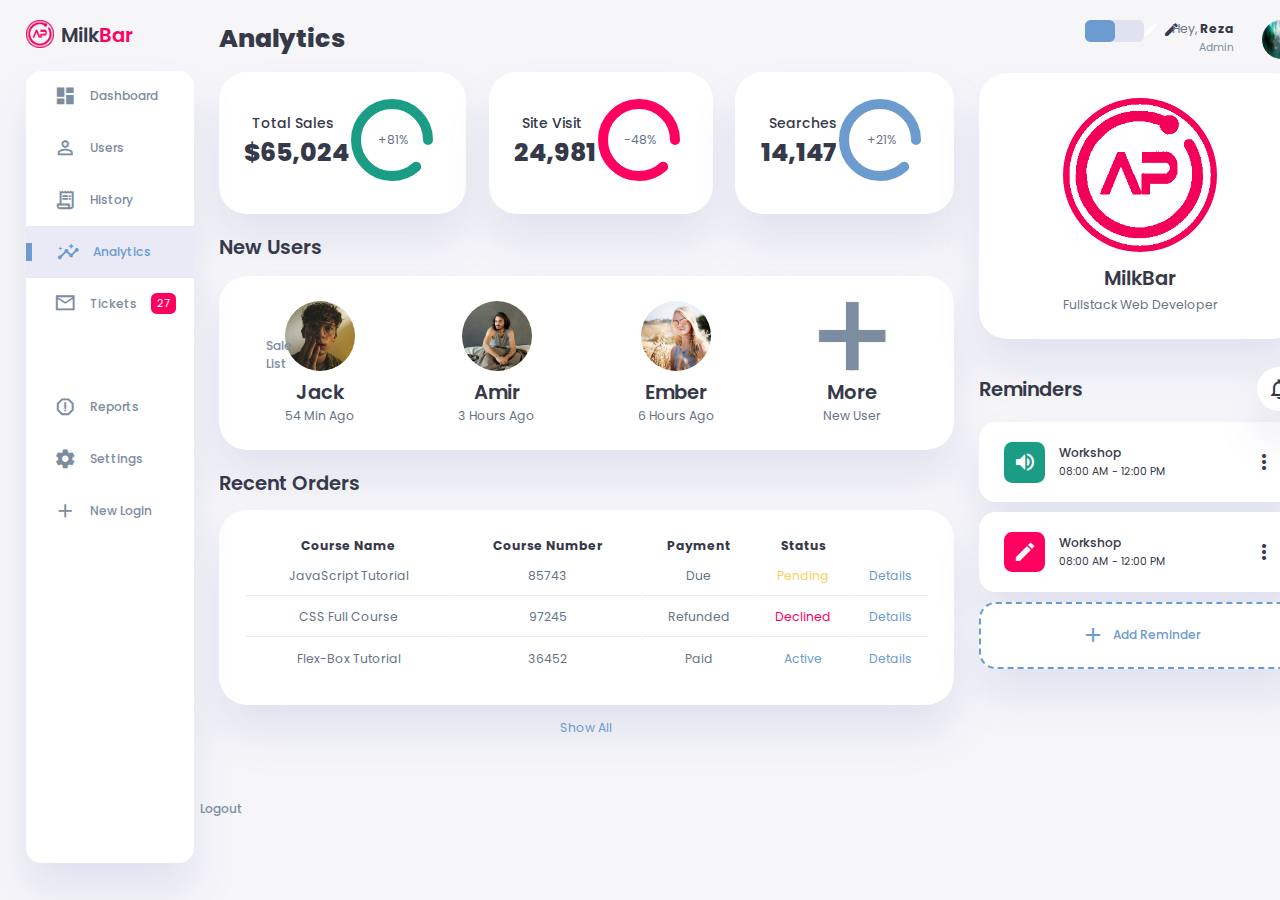
<file: Admin Dashboard #01/index.html>
<!DOCTYPE html>
<html lang="en">

<head>
    <meta charset="UTF-8">
    <meta name="viewport" content="width=device-width, initial-scale=1.0">
    <link href="https://fonts.googleapis.com/icon?family=Material+Icons+Sharp" rel="stylesheet">
    <link rel="stylesheet" href="style.css">
    <title>Responsive Dashboard Design #1 | MilkBar</title>
</head>

<body>

    <div class="container">
        <!-- Sidebar Section -->
        <aside>
            <div class="toggle">
                <div class="logo">
                    <img src="images/logo.png">
                    <h2>Milk<span class="danger">Bar</span></h2>
                </div>
                <div class="close" id="close-btn">
                    <span class="material-icons-sharp">
                        close
                    </span>
                </div>
            </div>

            <div class="sidebar">
                <a href="#">
                    <span class="material-icons-sharp">
                        dashboard
                    </span>
                    <h3>Dashboard</h3>
                </a>
                <a href="#">
                    <span class="material-icons-sharp">
                        person_outline
                    </span>
                    <h3>Users</h3>
                </a>
                <a href="#">
                    <span class="material-icons-sharp">
                        receipt_long
                    </span>
                    <h3>History</h3>
                </a>
                <a href="#" class="active">
                    <span class="material-icons-sharp">
                        insights
                    </span>
                    <h3>Analytics</h3>
                </a>
                <a href="#">
                    <span class="material-icons-sharp">
                        mail_outline
                    </span>
                    <h3>Tickets</h3>
                    <span class="message-count">27</span>
                </a>
                <a href="#">
                    <span class="material-icons-sharp">
                        inventory
                    </span>
                    <h3>Sale List</h3>
                </a>
                <a href="#">
                    <span class="material-icons-sharp">
                        report_gmailerrorred
                    </span>
                    <h3>Reports</h3>
                </a>
                <a href="#">
                    <span class="material-icons-sharp">
                        settings
                    </span>
                    <h3>Settings</h3>
                </a>
                <a href="#">
                    <span class="material-icons-sharp">
                        add
                    </span>
                    <h3>New Login</h3>
                </a>
                <a href="#">
                    <span class="material-icons-sharp">
                        logout
                    </span>
                    <h3>Logout</h3>
                </a>
            </div>
        </aside>
        <!-- End of Sidebar Section -->

        <!-- Main Content -->
        <main>
            <h1>Analytics</h1>
            <!-- Analyses -->
            <div class="analyse">
                <div class="sales">
                    <div class="status">
                        <div class="info">
                            <h3>Total Sales</h3>
                            <h1>$65,024</h1>
                        </div>
                        <div class="progresss">
                            <svg>
                                <circle cx="38" cy="38" r="36"></circle>
                            </svg>
                            <div class="percentage">
                                <p>+81%</p>
                            </div>
                        </div>
                    </div>
                </div>
                <div class="visits">
                    <div class="status">
                        <div class="info">
                            <h3>Site Visit</h3>
                            <h1>24,981</h1>
                        </div>
                        <div class="progresss">
                            <svg>
                                <circle cx="38" cy="38" r="36"></circle>
                            </svg>
                            <div class="percentage">
                                <p>-48%</p>
                            </div>
                        </div>
                    </div>
                </div>
                <div class="searches">
                    <div class="status">
                        <div class="info">
                            <h3>Searches</h3>
                            <h1>14,147</h1>
                        </div>
                        <div class="progresss">
                            <svg>
                                <circle cx="38" cy="38" r="36"></circle>
                            </svg>
                            <div class="percentage">
                                <p>+21%</p>
                            </div>
                        </div>
                    </div>
                </div>
            </div>
            <!-- End of Analyses -->

            <!-- New Users Section -->
            <div class="new-users">
                <h2>New Users</h2>
                <div class="user-list">
                    <div class="user">
                        <img src="images/profile-2.jpg">
                        <h2>Jack</h2>
                        <p>54 Min Ago</p>
                    </div>
                    <div class="user">
                        <img src="images/profile-3.jpg">
                        <h2>Amir</h2>
                        <p>3 Hours Ago</p>
                    </div>
                    <div class="user">
                        <img src="images/profile-4.jpg">
                        <h2>Ember</h2>
                        <p>6 Hours Ago</p>
                    </div>
                    <div class="user">
                        <img src="images/plus.png">
                        <h2>More</h2>
                        <p>New User</p>
                    </div>
                </div>
            </div>
        

            <!-- Recent Orders Table -->
            <div class="recent-orders">
                <h2>Recent Orders</h2>
                <table>
                    <thead>
                        <tr>
                            <th>Course Name</th>
                            <th>Course Number</th>
                            <th>Payment</th>
                            <th>Status</th>
                            <th></th>
                        </tr>
                    </thead>
                    <tbody></tbody>
                </table>
                <a href="#">Show All</a>
            </div>
        

        </main>
      
      
        <div class="right-section">
            <div class="nav">
                <button id="menu-btn">
                    <span class="material-icons-sharp">
                        menu
                    </span>
                </button>
                <div class="dark-mode">
                    <span class="material-icons-sharp active">
                        light_mode
                    </span>
                    <span class="material-icons-sharp">
                        dark_mode
                    </span>
                </div>

                <div class="profile">
                    <div class="info">
                        <p>Hey, <b>Reza</b></p>
                        <small class="text-muted">Admin</small>
                    </div>
                    <div class="profile-photo">
                        <img src="images/profile-1.jpg">
                    </div>
                </div>

            </div>
          

            <div class="user-profile">
                <div class="logo">
                    <img src="images/logo.png">
                    <h2>MilkBar</h2>
                    <p>Fullstack Web Developer</p>
                </div>
            </div>

            <div class="reminders">
                <div class="header">
                    <h2>Reminders</h2>
                    <span class="material-icons-sharp">
                        notifications_none
                    </span>
                </div>

                <div class="notification">
                    <div class="icon">
                        <span class="material-icons-sharp">
                            volume_up
                        </span>
                    </div>
                    <div class="content">
                        <div class="info">
                            <h3>Workshop</h3>
                            <small class="text_muted">
                                08:00 AM - 12:00 PM
                            </small>
                        </div>
                        <span class="material-icons-sharp">
                            more_vert
                        </span>
                    </div>
                </div>

                <div class="notification deactive">
                    <div class="icon">
                        <span class="material-icons-sharp">
                            edit
                        </span>
                    </div>
                    <div class="content">
                        <div class="info">
                            <h3>Workshop</h3>
                            <small class="text_muted">
                                08:00 AM - 12:00 PM
                            </small>
                        </div>
                        <span class="material-icons-sharp">
                            more_vert
                        </span>
                    </div>
                </div>

                <div class="notification add-reminder">
                    <div>
                        <span class="material-icons-sharp">
                            add
                        </span>
                        <h3>Add Reminder</h3>
                    </div>
                </div>

            </div>

        </div>


    </div>

    <script src="orders.js"></script>
    <script src="index.js"></script>
</body>

</html>
</file>
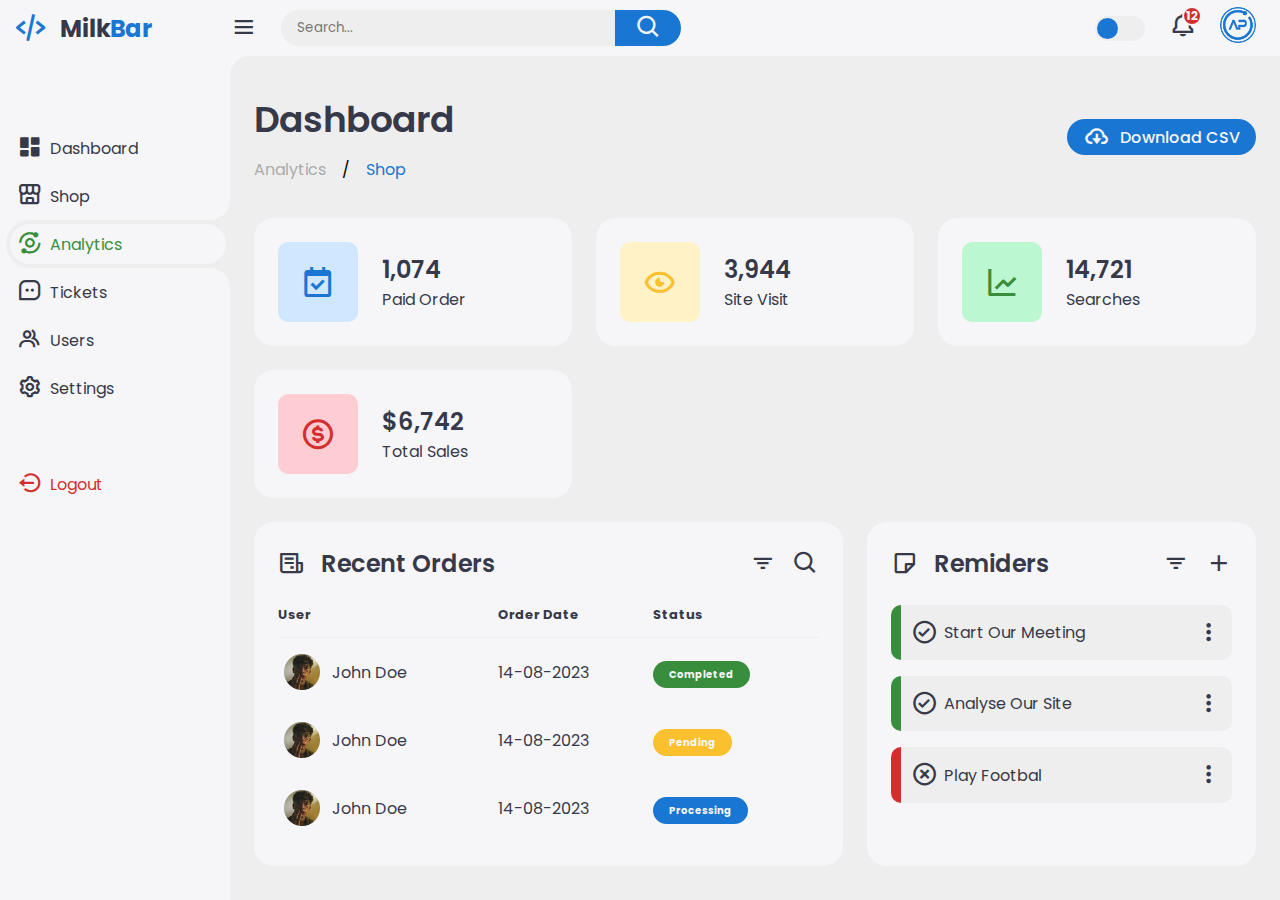
<file: Admin Dashboard #02/index.html>
<!DOCTYPE html>
<html lang="en">

<head>
    <meta charset="UTF-8">
    <meta name="viewport" content="width=device-width, initial-scale=1.0">
    <link href='https://unpkg.com/boxicons@2.1.4/css/boxicons.min.css' rel='stylesheet'>
    <link rel="stylesheet" href="style.css">
    <title>Responsive Dashboard Design #2 | Milkbar</title>
</head>

<body>

    <!-- Sidebar -->
    <div class="sidebar">
        <a href="#" class="logo">
            <i class='bx bx-code-alt'></i>
            <div class="logo-name"><span>Milk</span>Bar</div>
        </a>
        <ul class="side-menu">
            <li><a href="#"><i class='bx bxs-dashboard'></i>Dashboard</a></li>
            <li><a href="#"><i class='bx bx-store-alt'></i>Shop</a></li>
            <li class="active"><a href="#"><i class='bx bx-analyse'></i>Analytics</a></li>
            <li><a href="#"><i class='bx bx-message-square-dots'></i>Tickets</a></li>
            <li><a href="#"><i class='bx bx-group'></i>Users</a></li>
            <li><a href="#"><i class='bx bx-cog'></i>Settings</a></li>
        </ul>
        <ul class="side-menu">
            <li>
                <a href="#" class="logout">
                    <i class='bx bx-log-out-circle'></i>
                    Logout
                </a>
            </li>
        </ul>
    </div>
    <!-- End of Sidebar -->

    <!-- Main Content -->
    <div class="content">
        <!-- Navbar -->
        <nav>
            <i class='bx bx-menu'></i>
            <form action="#">
                <div class="form-input">
                    <input type="search" placeholder="Search...">
                    <button class="search-btn" type="submit"><i class='bx bx-search'></i></button>
                </div>
            </form>
            <input type="checkbox" id="theme-toggle" hidden>
            <label for="theme-toggle" class="theme-toggle"></label>
            <a href="#" class="notif">
                <i class='bx bx-bell'></i>
                <span class="count">12</span>
            </a>
            <a href="#" class="profile">
                <img src="images/logo.png">
            </a>
        </nav>

        <!-- End of Navbar -->

        <main>
            <div class="header">
                <div class="left">
                    <h1>Dashboard</h1>
                    <ul class="breadcrumb">
                        <li><a href="#">
                                Analytics
                            </a></li>
                        /
                        <li><a href="#" class="active">Shop</a></li>
                    </ul>
                </div>
                <a href="#" class="report">
                    <i class='bx bx-cloud-download'></i>
                    <span>Download CSV</span>
                </a>
            </div>

            <!-- Insights -->
            <ul class="insights">
                <li>
                    <i class='bx bx-calendar-check'></i>
                    <span class="info">
                        <h3>
                            1,074
                        </h3>
                        <p>Paid Order</p>
                    </span>
                </li>
                <li><i class='bx bx-show-alt'></i>
                    <span class="info">
                        <h3>
                            3,944
                        </h3>
                        <p>Site Visit</p>
                    </span>
                </li>
                <li><i class='bx bx-line-chart'></i>
                    <span class="info">
                        <h3>
                            14,721
                        </h3>
                        <p>Searches</p>
                    </span>
                </li>
                <li><i class='bx bx-dollar-circle'></i>
                    <span class="info">
                        <h3>
                            $6,742
                        </h3>
                        <p>Total Sales</p>
                    </span>
                </li>
            </ul>
            <!-- End of Insights -->

            <div class="bottom-data">
                <div class="orders">
                    <div class="header">
                        <i class='bx bx-receipt'></i>
                        <h3>Recent Orders</h3>
                        <i class='bx bx-filter'></i>
                        <i class='bx bx-search'></i>
                    </div>
                    <table>
                        <thead>
                            <tr>
                                <th>User</th>
                                <th>Order Date</th>
                                <th>Status</th>
                            </tr>
                        </thead>
                        <tbody>
                            <tr>
                                <td>
                                    <img src="images/profile-1.jpg">
                                    <p>John Doe</p>
                                </td>
                                <td>14-08-2023</td>
                                <td><span class="status completed">Completed</span></td>
                            </tr>
                            <tr>
                                <td>
                                    <img src="images/profile-1.jpg">
                                    <p>John Doe</p>
                                </td>
                                <td>14-08-2023</td>
                                <td><span class="status pending">Pending</span></td>
                            </tr>
                            <tr>
                                <td>
                                    <img src="images/profile-1.jpg">
                                    <p>John Doe</p>
                                </td>
                                <td>14-08-2023</td>
                                <td><span class="status process">Processing</span></td>
                            </tr>
                        </tbody>
                    </table>
                </div>

                <!-- Reminders -->
                <div class="reminders">
                    <div class="header">
                        <i class='bx bx-note'></i>
                        <h3>Remiders</h3>
                        <i class='bx bx-filter'></i>
                        <i class='bx bx-plus'></i>
                    </div>
                    <ul class="task-list">
                        <li class="completed">
                            <div class="task-title">
                                <i class='bx bx-check-circle'></i>
                                <p>Start Our Meeting</p>
                            </div>
                            <i class='bx bx-dots-vertical-rounded'></i>
                        </li>
                        <li class="completed">
                            <div class="task-title">
                                <i class='bx bx-check-circle'></i>
                                <p>Analyse Our Site</p>
                            </div>
                            <i class='bx bx-dots-vertical-rounded'></i>
                        </li>
                        <li class="not-completed">
                            <div class="task-title">
                                <i class='bx bx-x-circle'></i>
                                <p>Play Footbal</p>
                            </div>
                            <i class='bx bx-dots-vertical-rounded'></i>
                        </li>
                    </ul>
                </div>

                <!-- End of Reminders-->

            </div>

        </main>

    </div>

    <script src="index.js"></script>
</body>

</html>
</file>
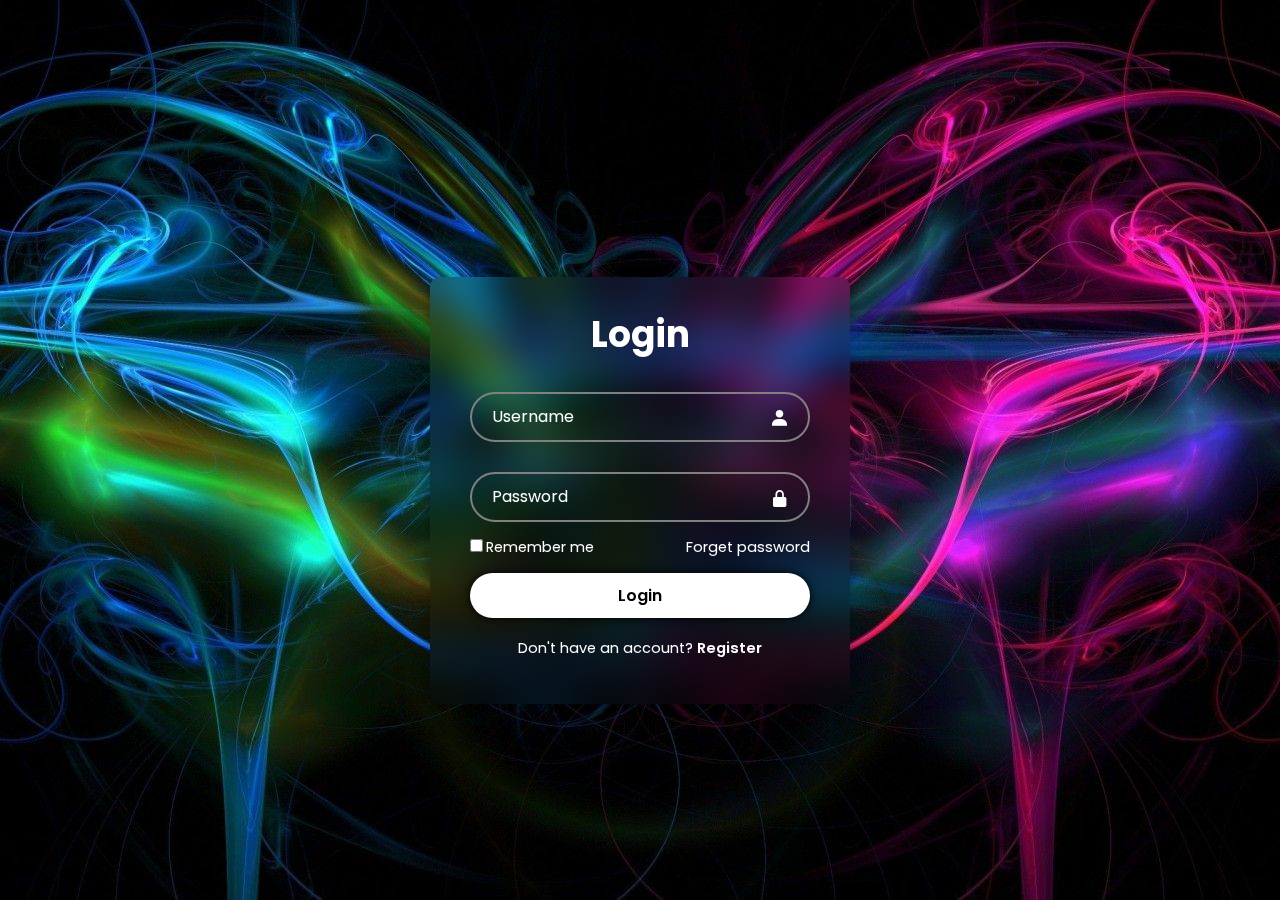
<file: login/index.html>
<!DOCTYPE html>
<html lang="en">
<head>
    <meta charset="UTF-8">
    <meta name="viewport" content="width=device-width, initial-scale=1.0">
    <title>Login Form</title>
    <link rel="stylesheet" href="assests/css/style.css">
    <link href='https://unpkg.com/boxicons@2.1.4/css/boxicons.min.css' rel='stylesheet'>
</head>
<body>
    <div class="wrapper">
        <form action="">
            <h1>Login</h1>
            <div class="input-box">
                <input type="text" placeholder="Username" required>
                <i class='bx bxs-user'></i>
            </div>
            <div class="input-box">
                <input type="password" placeholder="Password" required>
                <i class='bx bxs-lock-alt' ></i>
            </div>
            <div class="remember-forget">
                <label>
                    <input type="checkbox" >Remember me 
                </label>
                <a href="#"> Forget password</a>
            </div>
            <button type="button" class="btn">Login</button>    
            <div class="register-link">
                <p>Don't have an account? <a href="#">Register</a></p>
            </div>
        </form>
    </div>
</body>
</html>
</file>
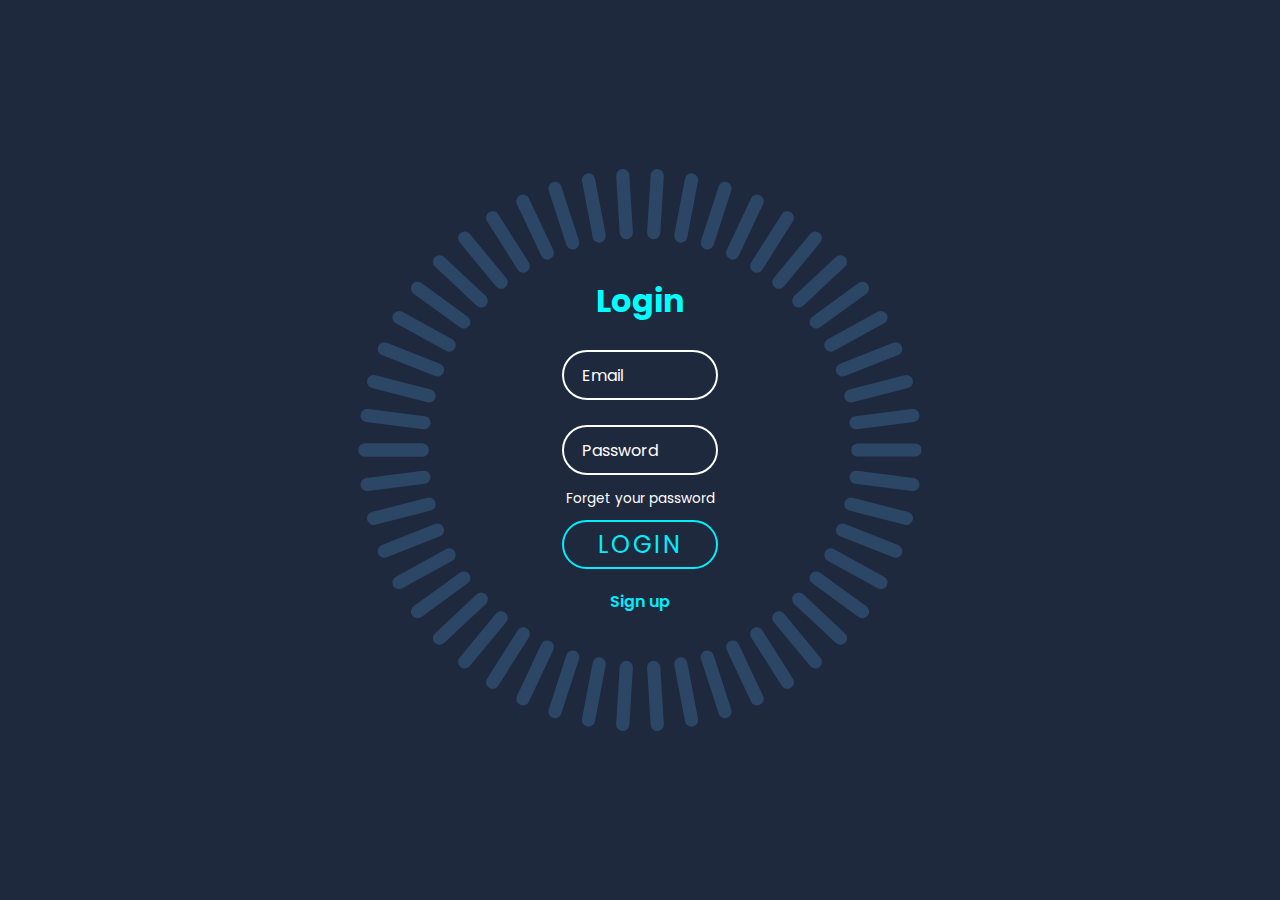
<file: LoginForm/index.html>
<!DOCTYPE html>
<html lang="en">
<head>
    <meta charset="UTF-8">
    <meta name="viewport" content="width=device-width, initial-scale=1.0">
    <title>Login Form</title>
    <link rel="stylesheet" href="style.css">
</head>
<body>
    <div class="container">
    <div class="login-box">
        <h2>Login</h2>
        <form action="#">
            <div class="input-box">
                <input type="email" required>
                <label>Email</label>
            </div>
            <div class="input-box">
                <input type="password" required>
                <label>Password</label>
            </div>
            <div class="forget-pass">
                <a href="#">Forget your password</a>
            </div>
            <button class="btn" type="submit">Login</button>
            <div class="signup-link">
                <a href="#">Sign up</a>
            </div>
        </form>
    </div>
    <span style="--i:0"></span>
    <span style="--i:1"></span>
    <span style="--i:2"></span>
    <span style="--i:3"></span>
    <span style="--i:4"></span>
    <span style="--i:5"></span>
    <span style="--i:6"></span>
    <span style="--i:7"></span>   
    <span style="--i:8"></span>
    <span style="--i:9"></span>
    <span style="--i:10"></span>
    <span style="--i:11"></span>
    <span style="--i:12"></span>
    <span style="--i:13"></span>
    <span style="--i:14"></span>
    <span style="--i:15"></span>
    <span style="--i:16"></span>
    <span style="--i:17"></span>   
    <span style="--i:18"></span>
    <span style="--i:19"></span>
    <span style="--i:20"></span>
    <span style="--i:21"></span>
    <span style="--i:22"></span>
    <span style="--i:23"></span>
    <span style="--i:24"></span>
    <span style="--i:25"></span>
    <span style="--i:26"></span>
    <span style="--i:27"></span>   
    <span style="--i:28"></span>
    <span style="--i:29"></span>
    <span style="--i:30"></span>
    <span style="--i:31"></span>
    <span style="--i:32"></span>
    <span style="--i:33"></span>
    <span style="--i:34"></span>
    <span style="--i:35"></span>
    <span style="--i:36"></span>
    <span style="--i:37"></span>   
    <span style="--i:38"></span>
    <span style="--i:39"></span>
    <span style="--i:40"></span>
    <span style="--i:41"></span>
    <span style="--i:42"></span>
    <span style="--i:43"></span>
    <span style="--i:44"></span>
    <span style="--i:45"></span>
    <span style="--i:46"></span>
    <span style="--i:47"></span>   
    <span style="--i:48"></span>
    <span style="--i:49"></span>
    <span style="--i:0"></span>
</div>
</body>
</html>
</file>
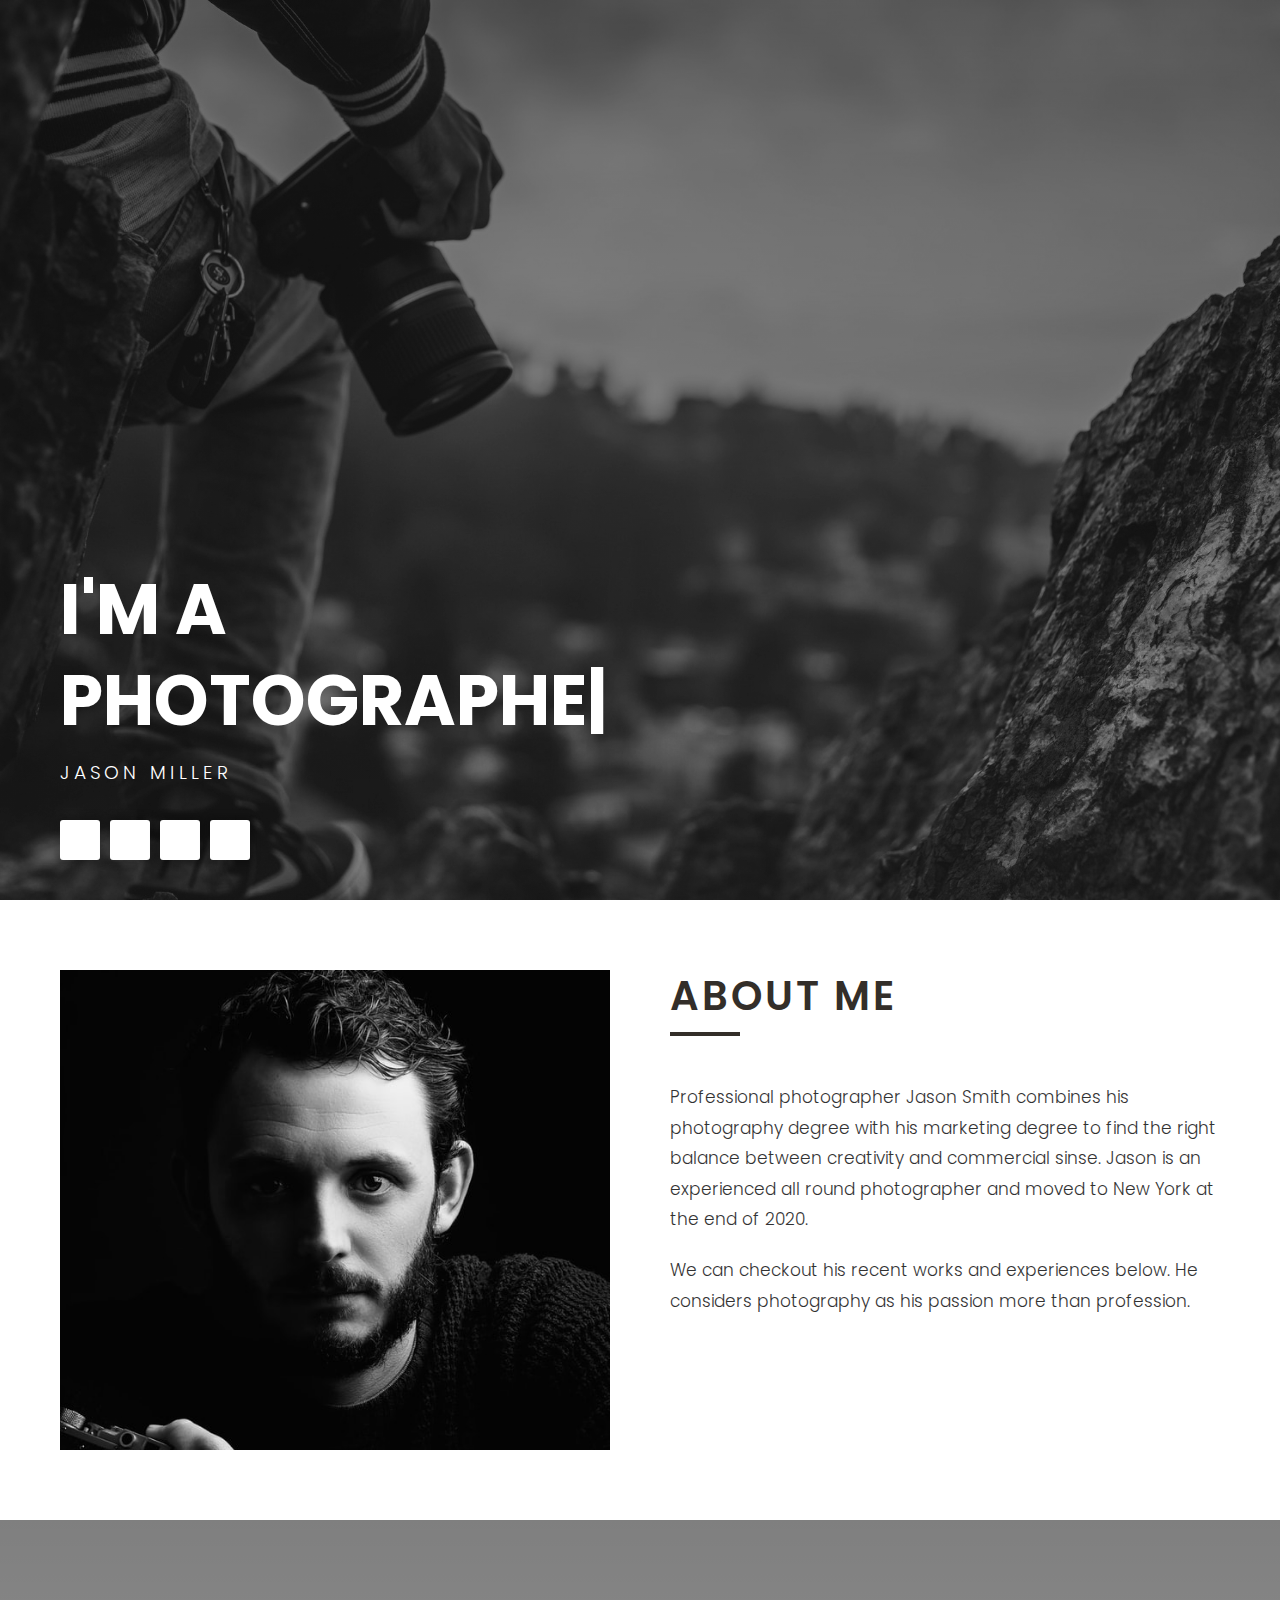
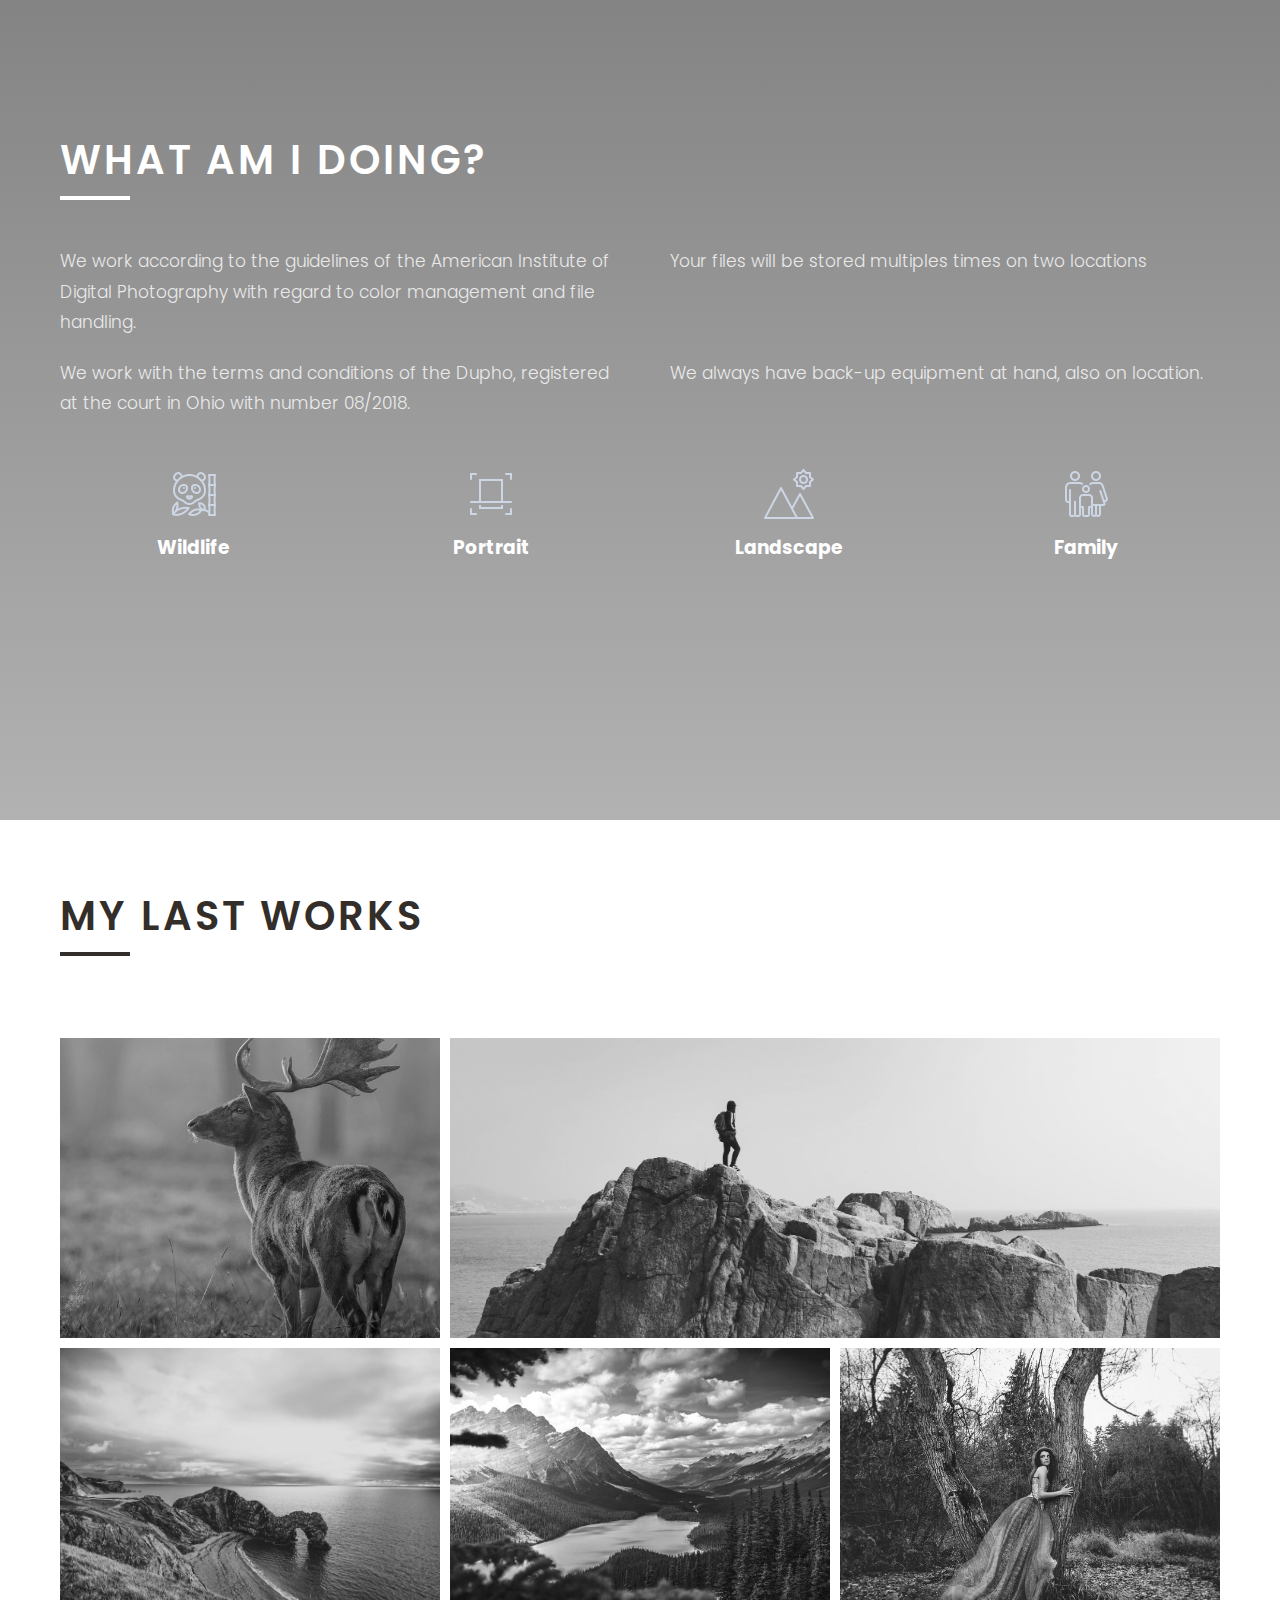
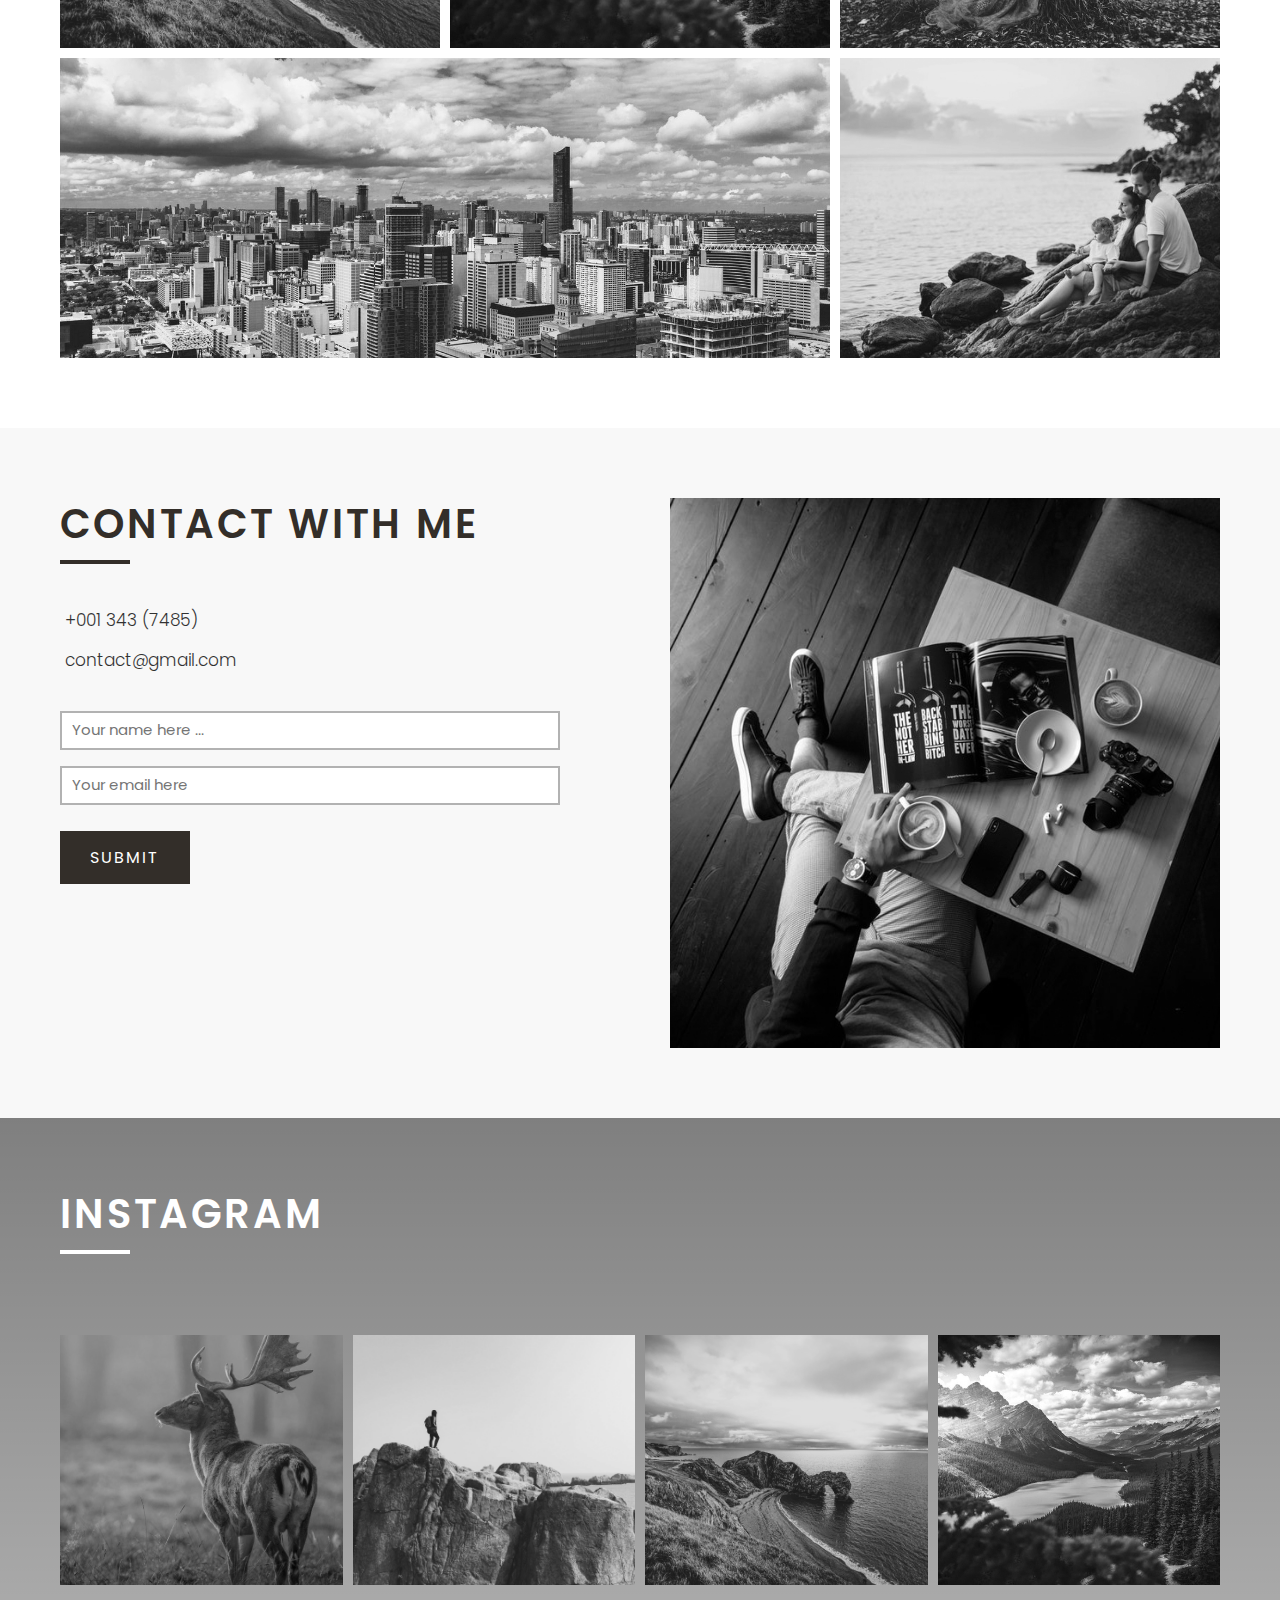
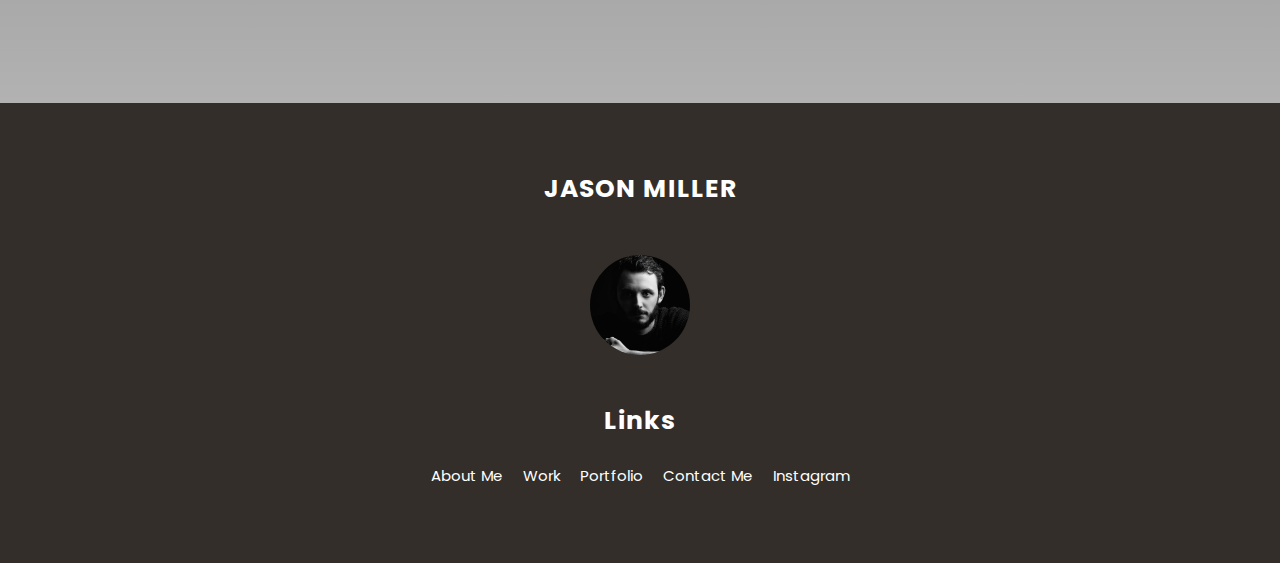
<file: photographer-portfolio-site-html-css/index.html>
<!DOCTYPE html>
<html lang="en">
<head>
    <meta charset="UTF-8">
    <meta http-equiv="X-UA-Compatible" content="IE=edge">
    <meta name="viewport" content="width=device-width, initial-scale=1.0">
    <title>I'm a Photographer</title>
    <!-- font awesome -->
    <link rel="stylesheet" href="https://cdnjs.cloudflare.com/ajax/libs/font-awesome/6.0.0-beta2/css/all.min.css" integrity="sha512-YWzhKL2whUzgiheMoBFwW8CKV4qpHQAEuvilg9FAn5VJUDwKZZxkJNuGM4XkWuk94WCrrwslk8yWNGmY1EduTA==" crossorigin="anonymous" referrerpolicy="no-referrer" />
    <link rel = "stylesheet" href = "css/style.css">
</head>
<body>
    
    <!-- header -->
    <header id = "header" class = "vh-100 flex">
        <div class = "container">
            <div class = "header-content">
                <h1>I'm a <br><span class = "typewrite" data-loop = "yes" data-speed = "100" data-delay = "2000" data-words = '["photographer", "videographer", "video editor"]'></span></h1>
                <h3>Jason Miller</h3>

                <ul class = "social-links">
                    <li>
                        <a href = "#" class = "flex">
                            <i class = "fab fa-facebook-f"></i>
                        </a>
                    </li>
                    <li>
                        <a href = "#" class = "flex">
                            <i class = "fab fa-twitter"></i>
                        </a>
                    </li>
                    <li>
                        <a href = "#" class = "flex">
                            <i class = "fab fa-instagram"></i>
                        </a>
                    </li>
                    <li>
                        <a href = "#" class = "flex">
                            <i class = "fab fa-pinterest"></i>
                        </a>
                    </li>
                </ul>
            </div>
        </div>
    </header>
    <!-- end of header -->

    <!-- main content -->
    <main>
        <!-- about section -->
        <section id = "about" class = "about py-7">
            <div class = "container">
                <div class = "about-content grid">
                    <div class = "about-left">
                        <img src = "images/about-pic.jpg" alt = "">
                    </div>
                    <div class = "about-right">
                        <div class = "title">
                            <h2>About Me</h2>
                        </div>
                        <p class = "lead">Professional photographer Jason Smith combines his photography degree with his marketing degree to find the right balance between creativity and commercial sinse. Jason is an experienced all round photographer and moved to New York at the end of 2020.</p>
                        <p class = "lead">We can checkout his recent works and experiences below. He considers photography as his passion more than profession.</p>
                        <a href = "#work" class = "btn-down">
                            <i class = "fas fa-chevron-down"></i>
                        </a>
                    </div>
                </div>
            </div>
        </section>
        <!-- end of about section -->

        <!-- work section -->
        <section id = "work" class = "vh-100 flex py-7">
            <div class = "container">
                <div class = "work-content">
                    <div class = "title">
                        <h2>what am i doing?</h2>
                    </div>
                    <ul class = "work-top grid">
                        <li class = "lead"><i class = "fas fa-dot-circle"></i> We work according to the guidelines of the American Institute of Digital Photography with regard to color management and file handling.</li>
                        <li class = "lead"><i class = "fas fa-dot-circle"></i> Your files will be stored multiples times on two locations</li>
                        <li class = "lead"><i class = "fas fa-dot-circle"></i> We work with the terms and conditions of the Dupho, registered at the court in Ohio with number 08/2018.</li>
                        <li class = "lead"><i class = "fas fa-dot-circle"></i> We always have back-up equipment at hand, also on location.</li>
                    </ul>

                    <div class = "work-bottom grid">
                        <div>
                            <span class = "icon"><img src = "images/wildlife-icon.png"></span>
                            <h3>Wildlife</h3>
                        </div>
                        <div>
                            <span class = "icon"><img src = "images/portrait-icon.png"></span>
                            <h3>Portrait</h3>
                        </div>
                        <div>
                            <span class = "icon"><img src = "images/landscape-icon.png"></span>
                            <h3>Landscape</h3>
                        </div>
                        <div>
                            <span class = "icon"><img src = "images/family-icon.png"></span>
                            <h3>Family</h3>
                        </div>
                    </div>
                    <a href = "#portfolio" class = "btn-down btn-down-white">
                        <i class = "fas fa-chevron-down"></i>
                    </a>
                </div>
            </div>
        </section>
        <!-- end of work section -->

        <!-- portfolio section -->
        <section id = "portfolio" class = "vh-100 py-7">
            <div class = "container">
                <div class = "portfolio-content">
                    <div class = "title">
                        <h2>my last works</h2>
                        <a href = "#contact" class = "btn-down">
                            <i class = "fas fa-chevron-down"></i>
                        </a>
                    </div>

                    <div class = "portfolio-grid grid">
                        <div><img src = "images/port-1.jpg"></div>
                        <div><img src = "images/port-2.jpg"></div>
                        <div><img src = "images/port-3.jpg"></div>
                        <div><img src = "images/port-4.jpg"></div>
                        <div><img src = "images/port-5.jpg"></div>
                        <div><img src = "images/port-6.jpg"></div>
                        <div><img src = "images/port-7.jpg"></div>
                    </div>
                </div>
            </div>
        </section>
        <!-- end of portfolio section -->

        <!-- contact section -->
        <section id = "contact" class = "py-7">
            <div class = "container">
                <div class = "contact-content flex">
                    <div class = "contact-left">
                        <div class="title">
                            <h2>contact with me</h2>
                        </div>
                        <p class = "lead"><i class = "fas fa-phone-alt"></i> +001 343 (7485)</p>
                        <p class = "lead"><i class = "fas fa-envelope"></i> contact@gmail.com</p>
                        <form action="">
                            <input type = "text" class = "form-control" placeholder="Your name here ...">
                            <input type = "email" class = "form-control" placeholder="Your email here">
                            <input type = "submit" class = "btn-submit btn" value = "Submit">
                        </form>
                    </div>

                    <div class = "contact-right">
                        <img src = "images/contact-pic.jpg" alt = "contact image">
                    </div>
                </div>
            </div>
        </section>
        <!-- end of contact section -->

        <!-- instagram section -->
        <section id = "insta" class = "py-7">
            <div class = "container">
                <div class = "insta-content">
                    <div class = "title">
                        <h2>instagram</h2>
                        <a href = "#footer" class = "btn-down btn-down-white">
                            <i class = "fas fa-chevron-down"></i>
                        </a>
                    </div>
                    <div class = "insta-grid grid">
                        <div><img src = "images/port-1.jpg"></div>
                        <div><img src = "images/port-2.jpg"></div>
                        <div><img src = "images/port-3.jpg"></div>
                        <div><img src = "images/port-4.jpg"></div>
                    </div>
                </div>
            </div>
        </section>
        <!-- end of instagram section -->
    </main>
    <!-- end of main content -->

    <!-- footer -->
    <footer id = "footer" class = "py-7">
        <div class = "container">
            <div class = "footer-content">
                <div>
                    <h3>JASON MILLER</h3>
                    <div><img src = "images/about-pic.jpg"></div>
                </div>

                <div>
                    <h3>Links</h3>
                    <ul class = "flex">
                        <li><a href = "#">About Me</a></li>
                        <li><a href = "#">Work</a></li>
                        <li><a href = "#">Portfolio</a></li>
                        <li><a href = "#">Contact Me</a></li>
                        <li><a href = "#">Instagram</a></li>
                    </ul>
                </div>
            </div>
        </div>
    </footer>
    <!-- end of footer -->


    <!-- typewriting js -->
    <script src = "typewriting-master/typewriting.js"></script>
</body>
</html>
</file>
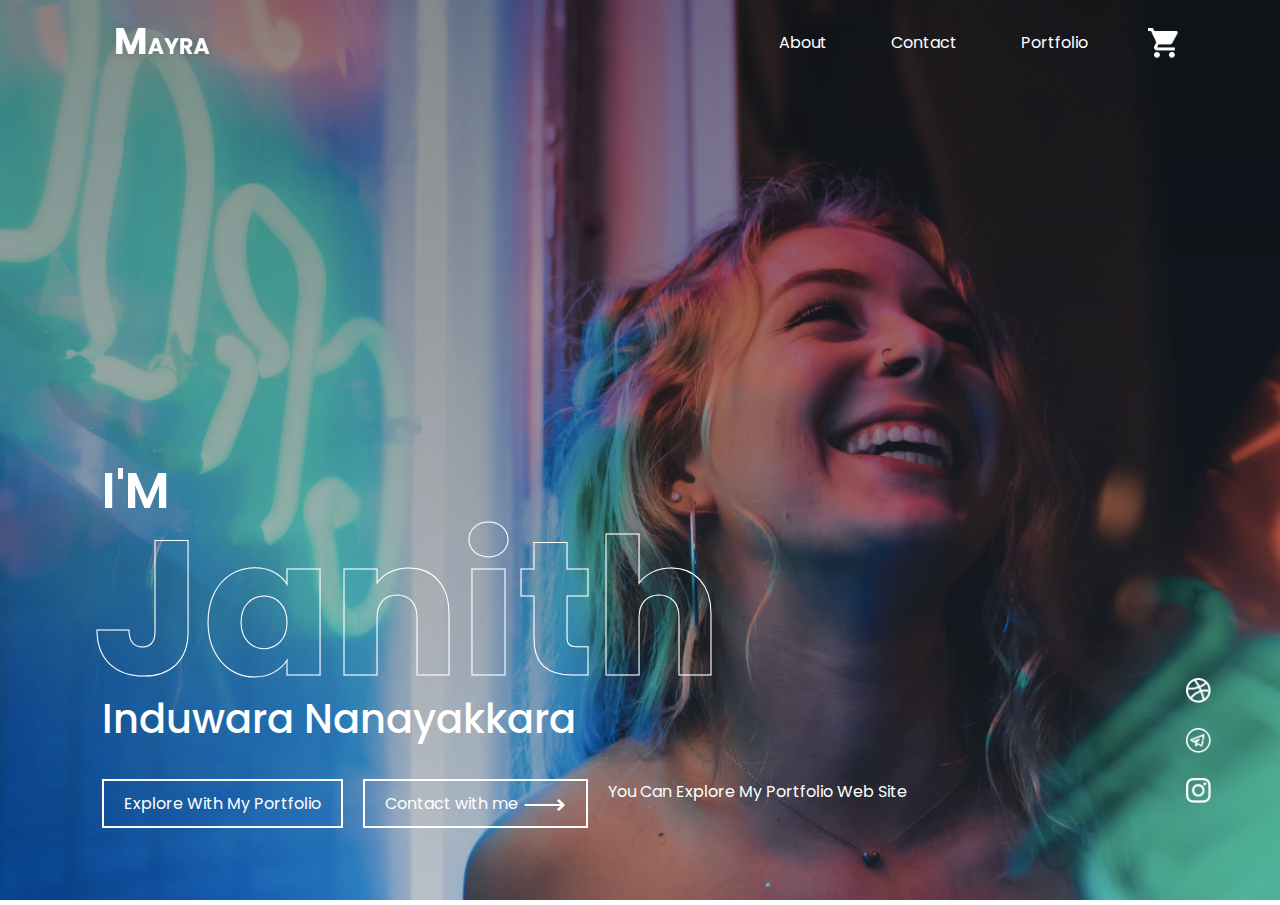
<file: Text_Animation/index.html>
<!DOCTYPE html>
<html lang="en">
<head>
    <meta charset="UTF-8">
    <meta name="viewport" content="width=device-width, initial-scale=1.0">
    <title>Text Animation</title>
    <link rel="stylesheet" href="css/style.css">
</head>
<body>
  <div class="container">
        <nav>
            <img src="img/logo.png" class="logo">
            <ul>
                <li><a href="">About</a></li>
                <li><a href="">Contact</a></li>
                <li><a href="">Portfolio</a></li>
            </ul>
            <img src="img/cart.png" class="cart-icon">
        </nav>
        <div class="text-box">
            <p>I'M</p>
            <h1>Janith</h1>
            <h3>Induwara Nanayakkara</h3>
            <div class="row">
                <a href="">Explore With My Portfolio</a>
                <a href="">Contact with me <span>&#x27F6</span></a>
                <span>You Can Explore My Portfolio Web Site</span>
            </div>
        </div>
        <div class="social-icons">
            <a href=""><img src="img/dribble.png" alt=""></a>
            <a href=""><img src="img/telegram.png" alt=""></a>
            <a href=""><img src="img/instagram.png" alt=""></a>
        </div>
  </div>  
</body>
</html>
</file>
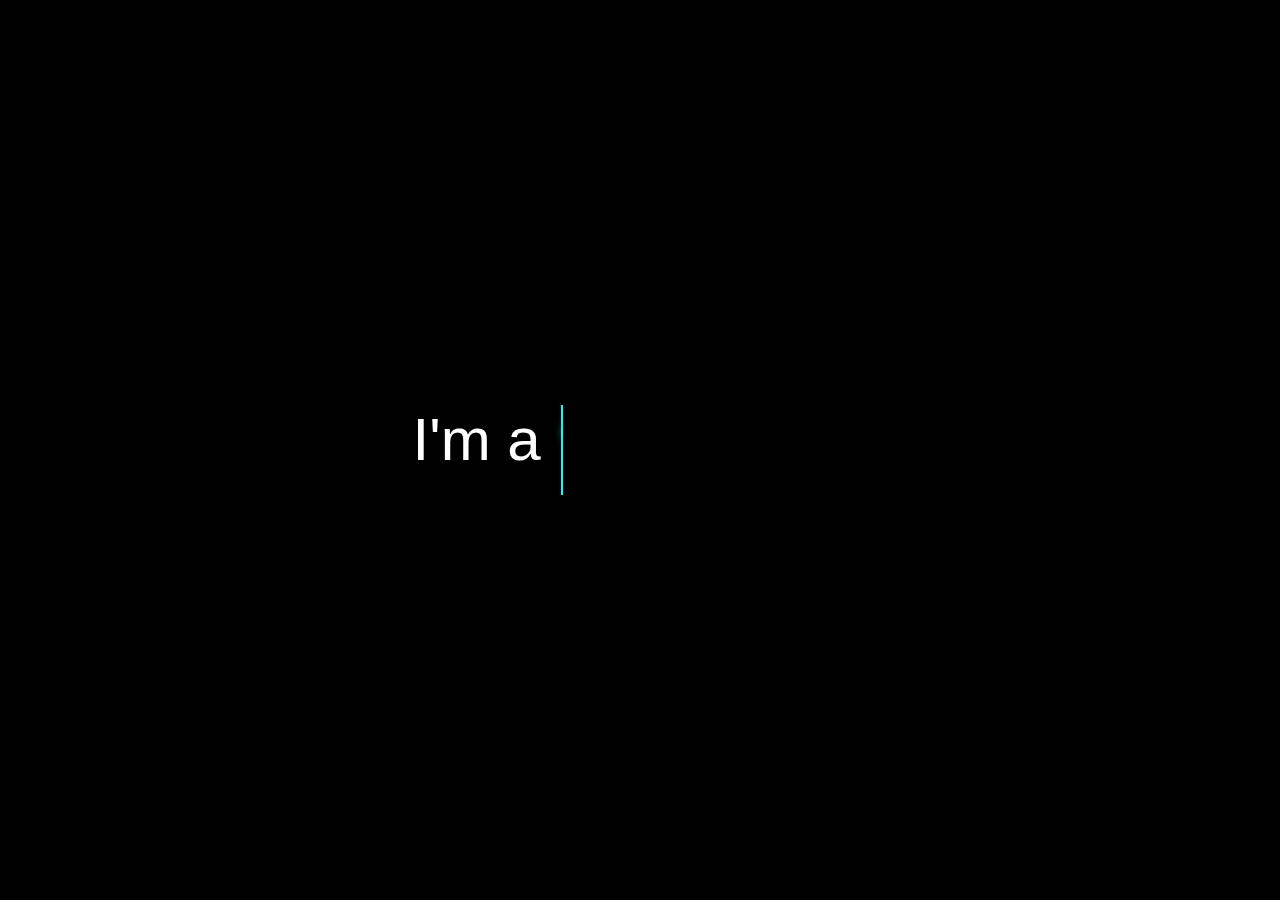
<file: textanimation/index.html>
<!DOCTYPE html>
<html lang="en">
<head>
    <meta charset="UTF-8">
    <title>Text Animation</title>
  <link rel="stylesheet" href="assests/css/style.css">
</head>
<body>
    <div class="wrapper">
      <span class="first-text">I'm a</span>
      <ul class="sec-texts">
        <li><span>Youtuber</span></li>
        <li><span>Developer</span></li>
        <li><span>Freelancer</span></li>
        <li><span>Designer</span></li>
      </ul>
    </div>
</body>
</html>
</file>
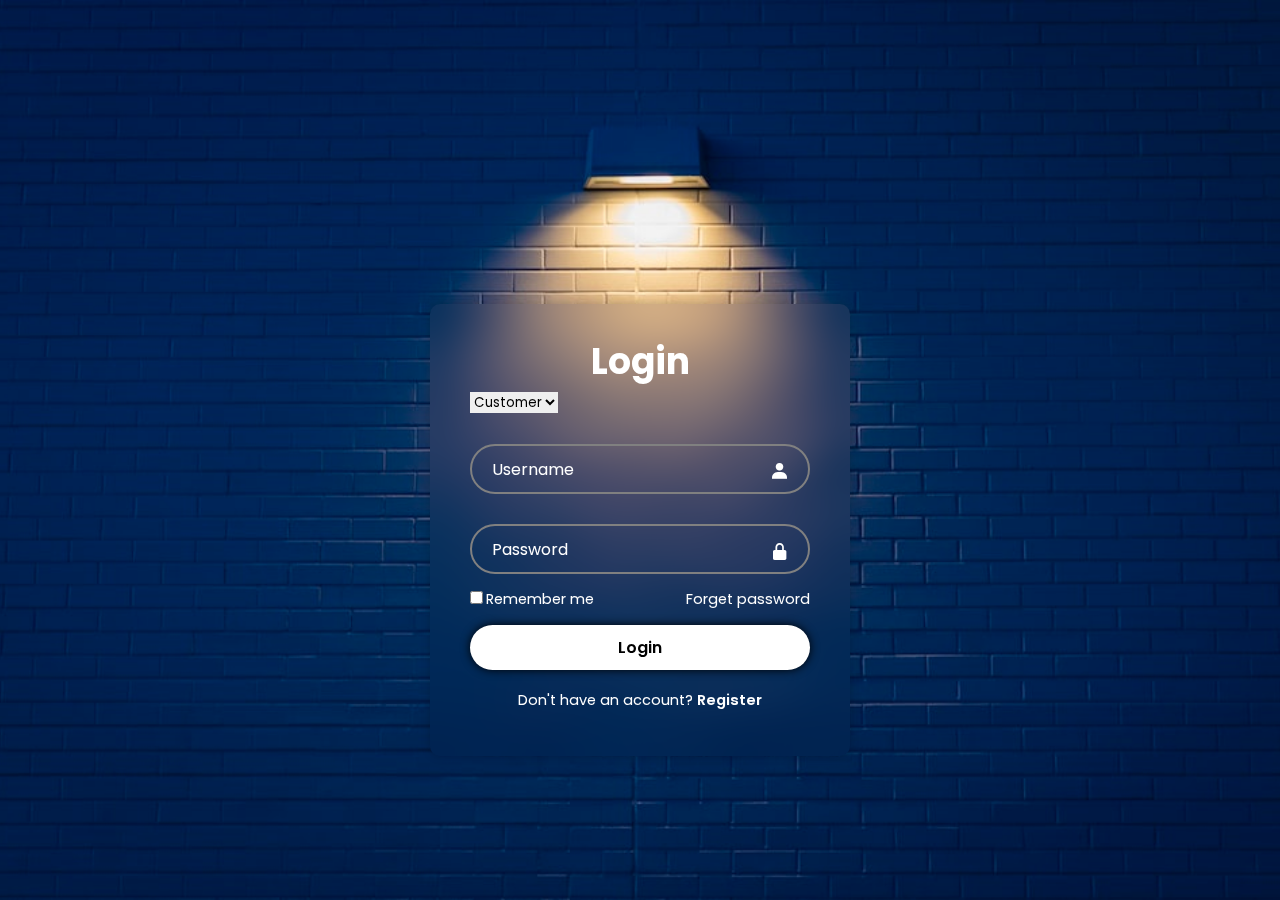
<file: LoginForm.html>
<!DOCTYPE html>
<html lang="en">
<head>
    <meta charset="UTF-8">
    <meta name="viewport" content="width=device-width, initial-scale=1.0">
    <title>Login Form</title>
    <link rel="stylesheet" href="assests/css/style.css">
    <link href='https://unpkg.com/boxicons@2.1.4/css/boxicons.min.css' rel='stylesheet'>
</head>
<body>
    <div class="wrapper">
        <form action="">
            <h1>Login</h1>

            <div id="dropdown1">
                <select class="form-select" aria-label="Default select example" id="cmbType"
                        name="type">
                    <option selected>Customer</option>
                    <option value="1">Driver</option>
                    <option value="2">Admin</option>
                </select>
            </div>
            <div class="input-box">
                <input type="text" placeholder="Username" required>
                <i class='bx bxs-user'></i>
            </div>
            <div class="input-box">
                <input type="password" placeholder="Password" required>
                <i class='bx bxs-lock-alt' ></i>
            </div>
            <div class="remember-forget">
                <label>
                    <input type="checkbox" >Remember me 
                </label>
                <a href="#"> Forget password</a>
            </div>
            <button type="button" class="btn">Login</button>    
            <div class="register-link">
                <p>Don't have an account? <a href="#">Register</a></p>
            </div>
        </form>
    </div>
</body>
</html>
</file>
<file: Admin Dashboard #01/style.css>
@import url('https://fonts.googleapis.com/css2?family=Poppins:wght@300;400;500;600;700;800&display=swap');

:root{
    --color-primary: #6C9BCF;
    --color-danger: #FF0060;
    --color-success: #1B9C85;
    --color-warning: #F7D060;
    --color-white: #fff;
    --color-info-dark: #7d8da1;
    --color-dark: #363949;
    --color-light: rgba(132, 139, 200, 0.18);
    --color-dark-variant: #677483;
    --color-background: #f6f6f9;

    --card-border-radius: 2rem;
    --border-radius-1: 0.4rem;
    --border-radius-2: 1.2rem;

    --card-padding: 1.8rem;
    --padding-1: 1.2rem;

    --box-shadow: 0 2rem 3rem var(--color-light);
}

.dark-mode-variables{
    --color-background: #181a1e;
    --color-white: #202528;
    --color-dark: #edeffd;
    --color-dark-variant: #a3bdcc;
    --color-light: rgba(0, 0, 0, 0.4);
    --box-shadow: 0 2rem 3rem var(--color-light);
}

*{
    margin: 0;
    padding: 0;
    outline: 0;
    appearance: 0;
    border: 0;
    text-decoration: none;
    box-sizing: border-box;
}

html{
    font-size: 14px;
}

body{
    width: 100vw;
    height: 100vh;
    font-family: 'Poppins', sans-serif;
    font-size: 0.88rem;
    user-select: none;
    overflow-x: hidden;
    color: var(--color-dark);
    background-color: var(--color-background);
}

a{
    color: var(--color-dark);
}

img{
    display: block;
    width: 100%;
    object-fit: cover;
}

h1{
    font-weight: 800;
    font-size: 1.8rem;
}

h2{
    font-weight: 600;
    font-size: 1.4rem;
}

h3{
    font-weight: 500;
    font-size: 0.87rem;
}

small{
    font-size: 0.76rem;
}

p{
    color: var(--color-dark-variant);
}

b{
    color: var(--color-dark);
}

.text-muted{
    color: var(--color-info-dark);
}

.primary{
    color: var(--color-primary);
}

.danger{
    color: var(--color-danger);
}

.success{
    color: var(--color-success);
}

.warning{
    color: var(--color-warning);
}

.container{
    display: grid;
    width: 96%;
    margin: 0 auto;
    gap: 1.8rem;
    grid-template-columns: 12rem auto 23rem;
}

aside{
    height: 100vh;
}

aside .toggle{
    display: flex;
    align-items: center;
    justify-content: space-between;
    margin-top: 1.4rem;
}

aside .toggle .logo{
    display: flex;
    gap: 0.5rem;
}

aside .toggle .logo img{
    width: 2rem;
    height: 2rem;
}

aside .toggle .close{
    padding-right: 1rem;
    display: none;
}

aside .sidebar{
    display: flex;
    flex-direction: column;
    background-color: var(--color-white);
    box-shadow: var(--box-shadow);
    border-radius: 15px;
    height: 88vh;
    position: relative;
    top: 1.5rem;
    transition: all 0.3s ease;
}

aside .sidebar:hover{
    box-shadow: none;
}

aside .sidebar a{
    display: flex;
    align-items: center;
    color: var(--color-info-dark);
    height: 3.7rem;
    gap: 1rem;
    position: relative;
    margin-left: 2rem;
    transition: all 0.3s ease;
}

aside .sidebar a span{
    font-size: 1.6rem;
    transition: all 0.3s ease;
}

aside .sidebar a:last-child{
    position: absolute;
    bottom: 2rem;
    width: 100%;
}

aside .sidebar a.active{
    width: 100%;
    color: var(--color-primary);
    background-color: var(--color-light);
    margin-left: 0;
}

aside .sidebar a.active::before{
    content: '';
    width: 6px;
    height: 18px;
    background-color: var(--color-primary);
}

aside .sidebar a.active span{
    color: var(--color-primary);
    margin-left: calc(1rem - 3px);
}

aside .sidebar a:hover{
    color: var(--color-primary);
}

aside .sidebar a:hover span{
    margin-left: 0.6rem;
}

aside .sidebar .message-count{
    background-color: var(--color-danger);
    padding: 2px 6px;
    color: var(--color-white);
    font-size: 11px;
    border-radius: var(--border-radius-1);
}

main{
    margin-top: 1.4rem;
}

main .analyse{
    display: grid;
    grid-template-columns: repeat(3, 1fr);
    gap: 1.6rem;
}

main .analyse > div{
    background-color: var(--color-white);
    padding: var(--card-padding);
    border-radius: var(--card-border-radius);
    margin-top: 1rem;
    box-shadow: var(--box-shadow);
    cursor: pointer;
    transition: all 0.3s ease;
}

main .analyse > div:hover{
    box-shadow: none;
}

main .analyse > div .status{
    display: flex;
    align-items: center;
    justify-content: space-between;
}

main .analyse h3{
    margin-left: 0.6rem;
    font-size: 1rem;
}

main .analyse .progresss{
    position: relative;
    width: 92px;
    height: 92px;
    border-radius: 50%;
}

main .analyse svg{
    width: 7rem;
    height: 7rem;
}

main .analyse svg circle{
    fill: none;
    stroke-width: 10;
    stroke-linecap: round;
    transform: translate(5px, 5px);
}

main .analyse .sales svg circle{
    stroke: var(--color-success);
    stroke-dashoffset: -30;
    stroke-dasharray: 200;
}

main .analyse .visits svg circle{
    stroke: var(--color-danger);
    stroke-dashoffset: -30;
    stroke-dasharray: 200;
}

main .analyse .searches svg circle{
    stroke: var(--color-primary);
    stroke-dashoffset: -30;
    stroke-dasharray: 200;
}

main .analyse .progresss .percentage{
    position: absolute;
    top: -3px;
    left: -1px;
    display: flex;
    align-items: center;
    justify-content: center;
    height: 100%;
    width: 100%;
}

main .new-users{
    margin-top: 1.3rem;
}

main .new-users .user-list{
    background-color: var(--color-white);
    padding: var(--card-padding);
    border-radius: var(--card-border-radius);
    margin-top: 1rem;
    box-shadow: var(--box-shadow);
    display: flex;
    justify-content: space-around;
    flex-wrap: wrap;
    gap: 1.4rem;
    cursor: pointer;
    transition: all 0.3s ease;
}

main .new-users .user-list:hover{
    box-shadow: none;
}

main .new-users .user-list .user{
    display: flex;
    flex-direction: column;
    align-items: center;
    justify-content: center;
}

main .new-users .user-list .user img{
    width: 5rem;
    height: 5rem;
    margin-bottom: 0.4rem;
    border-radius: 50%;
}

main .recent-orders{
    margin-top: 1.3rem;
}

main .recent-orders h2{
    margin-bottom: 0.8rem;
}

main .recent-orders table{
    background-color: var(--color-white);
    width: 100%;
    padding: var(--card-padding);
    text-align: center;
    box-shadow: var(--box-shadow);
    border-radius: var(--card-border-radius);
    transition: all 0.3s ease;
}

main .recent-orders table:hover{
    box-shadow: none;
}

main table tbody td{
    height: 2.8rem;
    border-bottom: 1px solid var(--color-light);
    color: var(--color-dark-variant);
}

main table tbody tr:last-child td{
    border: none;
}

main .recent-orders a{
    text-align: center;
    display: block;
    margin: 1rem auto;
    color: var(--color-primary);
}

.right-section{
    margin-top: 1.4rem;
}

.right-section .nav{
    display: flex;
    justify-content: end;
    gap: 2rem;
}

.right-section .nav button{
    display: none;
}

.right-section .dark-mode{
    background-color: var(--color-light);
    display: flex;
    justify-content: space-between;
    align-items: center;
    height: 1.6rem;
    width: 4.2rem;
    cursor: pointer;
    border-radius: var(--border-radius-1);
}

.right-section .dark-mode span{
    font-size: 1.2rem;
    width: 50%;
    height: 100%;
    display: flex;
    align-items: center;
    justify-content: center;
}

.right-section .dark-mode span.active{
    background-color: var(--color-primary);
    color: white;
    border-radius: var(--border-radius-1);
}

.right-section .nav .profile{
    display: flex;
    gap: 2rem;
    text-align: right;
}

.right-section .nav .profile .profile-photo{
    width: 2.8rem;
    height: 2.8rem;
    border-radius: 50%;
    overflow: hidden;
}

.right-section .user-profile{
    display: flex;
    justify-content: center;
    text-align: center;
    margin-top: 1rem;
    background-color: var(--color-white);
    padding: var(--card-padding);
    border-radius: var(--card-border-radius);
    box-shadow: var(--box-shadow);
    cursor: pointer;
    transition: all 0.3s ease;
}

.right-section .user-profile:hover{
    box-shadow: none;
}

.right-section .user-profile img{
    width: 11rem;
    height: auto;
    margin-bottom: 0.8rem;
    border-radius: 50%;
}

.right-section .user-profile h2{
    margin-bottom: 0.2rem;
}

.right-section .reminders{
    margin-top: 2rem;
}

.right-section .reminders .header{
    display: flex;
    align-items: center;
    justify-content: space-between;
    margin-bottom: 0.8rem;
}

.right-section .reminders .header span{
    padding: 10px;
    box-shadow: var(--box-shadow);
    background-color: var(--color-white);
    border-radius: 50%;
}

.right-section .reminders .notification{
    background-color: var(--color-white);
    display: flex;
    align-items: center;
    gap: 1rem;
    margin-bottom: 0.7rem;
    padding: 1.4rem var(--card-padding);
    border-radius: var(--border-radius-2);
    box-shadow: var(--box-shadow);
    cursor: pointer;
    transition: all 0.3s ease;
}

.right-section .reminders .notification:hover{
    box-shadow: none;
}

.right-section .reminders .notification .content{
    display: flex;
    justify-content: space-between;
    align-items: center;
    margin: 0;
    width: 100%;
}

.right-section .reminders .notification .icon{
    padding: 0.6rem;
    color: var(--color-white);
    background-color: var(--color-success);
    border-radius: 20%;
    display: flex;
}

.right-section .reminders .notification.deactive .icon{
    background-color: var(--color-danger);
}

.right-section .reminders .add-reminder{
    background-color: var(--color-white);
    border: 2px dashed var(--color-primary);
    color: var(--color-primary);
    display: flex;
    align-items: center;
    justify-content: center;
    cursor: pointer;
}

.right-section .reminders .add-reminder:hover{
    background-color: var(--color-primary);
    color: white;
}

.right-section .reminders .add-reminder div{
    display: flex;
    align-items: center;
    gap: 0.6rem;
}

@media screen and (max-width: 1200px) {
    .container{
        width: 95%;
        grid-template-columns: 7rem auto 23rem;
    }

    aside .logo h2{
        display: none;
    }

    aside .sidebar h3{
        display: none;
    }

    aside .sidebar a{
        width: 5.6rem;
    }

    aside .sidebar a:last-child{
        position: relative;
        margin-top: 1.8rem;
    }

    main .analyse{
        grid-template-columns: 1fr;
        gap: 0;
    }

    main .new-users .user-list .user{
        flex-basis: 40%;
    }

    main .recent-orders {
        width: 94%;
        position: absolute;
        left: 50%;
        transform: translateX(-50%);
        margin: 2rem 0 0 0.8rem;
    }

    main .recent-orders table{
        width: 83vw;
    }

    main table thead tr th:last-child,
    main table thead tr th:first-child{
        display: none;
    }

    main table tbody tr td:last-child,
    main table tbody tr td:first-child{
        display: none;
    }

}

@media screen and (max-width: 768px) {
    .container{
        width: 100%;
        grid-template-columns: 1fr;
        padding: 0 var(--padding-1);
    }

    aside{
        position: fixed;
        background-color: var(--color-white);
        width: 15rem;
        z-index: 3;
        box-shadow: 1rem 3rem 4rem var(--color-light);
        height: 100vh;
        left: -100%;
        display: none;
        animation: showMenu 0.4s ease forwards;
    }

    @keyframes showMenu {
       to{
        left: 0;
       } 
    }

    aside .logo{
        margin-left: 1rem;
    }

    aside .logo h2{
        display: inline;
    }

    aside .sidebar h3{
        display: inline;
    }

    aside .sidebar a{
        width: 100%;
        height: 3.4rem;
    }

    aside .sidebar a:last-child{
        position: absolute;
        bottom: 5rem;
    }

    aside .toggle .close{
        display: inline-block;
        cursor: pointer;
    }

    main{
        margin-top: 8rem;
        padding: 0 1rem;
    }

    main .new-users .user-list .user{
        flex-basis: 35%;
    }

    main .recent-orders{
        position: relative;
        margin: 3rem 0 0 0;
        width: 100%;
    }

    main .recent-orders table{
        width: 100%;
        margin: 0;
    }

    .right-section{
        width: 94%;
        margin: 0 auto 4rem;
    }

    .right-section .nav{
        position: fixed;
        top: 0;
        left: 0;
        align-items: center;
        background-color: var(--color-white);
        padding: 0 var(--padding-1);
        height: 4.6rem;
        width: 100%;
        z-index: 2;
        box-shadow: 0 1rem 1rem var(--color-light);
        margin: 0;
    }

    .right-section .nav .dark-mode{
        width: 4.4rem;
        position: absolute;
        left: 66%;
    }

    .right-section .profile .info{
        display: none;
    }

    .right-section .nav button{
        display: inline-block;
        background-color: transparent;
        cursor: pointer;
        color: var(--color-dark);
        position: absolute;
        left: 1rem;
    }

    .right-section .nav button span{
        font-size: 2rem;
    }

}
</file>
<file: Admin Dashboard #02/style.css>
@import url('https://fonts.googleapis.com/css2?family=Poppins:wght@300;400;500;600;700;800&display=swap');

:root {
    --light: #f6f6f9;
    --primary: #1976D2;
    --light-primary: #CFE8FF;
    --grey: #eee;
    --dark-grey: #AAAAAA;
    --dark: #363949;
    --danger: #D32F2F;
	--light-danger: #FECDD3;
    --warning: #FBC02D;
    --light-warning: #FFF2C6;
    --success: #388E3C;
    --light-success: #BBF7D0;
}

*{
    margin: 0;
    padding: 0;
    box-sizing: border-box;
    font-family: 'Poppins', sans-serif;
}

.bx{
    font-size: 1.7rem;
}

a{
    text-decoration: none;
}

li{
    list-style: none;
}

html{
    overflow-x: hidden;
}

body.dark{
    --light: #181a1e;
    --grey: #25252c;
    --dark: #fbfbfb
}

body{
    background: var(--grey);
    overflow-x: hidden;
}

.sidebar{
    position: fixed;
    top: 0;
    left: 0;
    background: var(--light);
    width: 230px;
    height: 100%;
    z-index: 2000;
    overflow-x: hidden;
    scrollbar-width: none;
    transition: all 0.3s ease;
}

.sidebar::-webkit-scrollbar{
    display: none;
}

.sidebar.close{
    width: 60px;
}

.sidebar .logo{
    font-size: 24px;
    font-weight: 700;
    height: 56px;
    display: flex;
    align-items: center;
    color: var(--primary);
    z-index: 500;
    padding-bottom: 20px;
    box-sizing: content-box;
}

.sidebar .logo .logo-name span{
    color: var(--dark);
}

.sidebar .logo .bx{
    min-width: 60px;
    display: flex;
    justify-content: center;
    font-size: 2.2rem;
}

.sidebar .side-menu{
    width: 100%;
    margin-top: 48px;
}

.sidebar .side-menu li{
    height: 48px;
    background: transparent;
    margin-left: 6px;
    border-radius: 48px 0 0 48px;
    padding: 4px;
}

.sidebar .side-menu li.active{
    background: var(--grey);
    position: relative;
}

.sidebar .side-menu li.active::before{
    content: "";
    position: absolute;
    width: 40px;
    height: 40px;
    border-radius: 50%;
    top: -40px;
    right: 0;
    box-shadow: 20px 20px 0 var(--grey);
    z-index: -1;
}

.sidebar .side-menu li.active::after{
    content: "";
    position: absolute;
    width: 40px;
    height: 40px;
    border-radius: 50%;
    bottom: -40px;
    right: 0;
    box-shadow: 20px -20px 0 var(--grey);
    z-index: -1;
}

.sidebar .side-menu li a{
    width: 100%;
    height: 100%;
    background: var(--light);
    display: flex;
    align-items: center;
    border-radius: 48px;
    font-size: 16px;
    color: var(--dark);
    white-space: nowrap;
    overflow-x: hidden;
    transition: all 0.3s ease;
}

.sidebar .side-menu li.active a{
    color: var(--success);
}

.sidebar.close .side-menu li a{
    width: calc(48px - (4px * 2));
    transition: all 0.3s ease;
}

.sidebar .side-menu li a .bx{
    min-width: calc(60px - ((4px + 6px) * 2));
    display: flex;
    font-size: 1.6rem;
    justify-content: center;
}

.sidebar .side-menu li a.logout{
    color: var(--danger);
}

.content{
    position: relative;
    width: calc(100% - 230px);
    left: 230px;
    transition: all 0.3s ease;
}

.sidebar.close~.content{
    width: calc(100% - 60px);
    left: 60px;
}

.content nav{
    height: 56px;
    background: var(--light);
    padding: 0 24px 0 0;
    display: flex;
    align-items: center;
    grid-gap: 24px;
    position: sticky;
    top: 0;
    left: 0;
    z-index: 1000;
}

.content nav::before{
    content: "";
    position: absolute;
    width: 40px;
    height: 40px;
    bottom: -40px;
    left: 0;
    border-radius: 50%;
    box-shadow: -20px -20px 0 var(--light);
}

.content nav a{
    color: var(--dark);
}

.content nav .bx.bx-menu{
    cursor: pointer;
    color: var(--dark);
}

.content nav form{
    max-width: 400px;
    width: 100%;
    margin-right: auto;
}

.content nav form .form-input{
    display: flex;
    align-items: center;
    height: 36px;
}

.content nav form .form-input input{
    flex-grow: 1;
    padding: 0 16px;
    height: 100%;
    border: none;
    background: var(--grey);
    border-radius: 36px 0 0 36px;
    outline: none;
    width: 100%;
    color: var(--dark);
}

.content nav form .form-input button{
    width: 80px;
    height: 100%;
    display: flex;
    justify-content: center;
    align-items: center;
    background: var(--primary);
    color: var(--light);
    font-size: 18px;
    border: none;
    outline: none;
    border-radius: 0 36px 36px 0;
    cursor: pointer;
}

.content nav .notif{
    font-size: 20px;
    position: relative;
}

.content nav .notif .count{
    position: absolute;
    top: -6px;
    right: -6px;
    width: 20px;
    height: 20px;
    background: var(--danger);
    border-radius: 50%;
    color: var(--light);
    border: 2px solid var(--light);
    font-weight: 700;
    font-size: 12px;
    display: flex;
    align-items: center;
    justify-content: center;
}

.content nav .profile img{
    width: 36px;
    height: 36px;
    object-fit: cover;
    border-radius: 50%;
}

.content nav .theme-toggle{
    display: block;
    min-width: 50px;
    height: 25px;
    background: var(--grey);
    cursor: pointer;
    position: relative;
    border-radius: 25px;
}

.content nav .theme-toggle::before{
    content: "";
    position: absolute;
    top: 2px;
    left: 2px;
    bottom: 2px;
    width: calc(25px - 4px);
    background: var(--primary);
    border-radius: 50%;
    transition: all 0.3s ease;
}

.content nav #theme-toggle:checked+.theme-toggle::before{
    left: calc(100% - (25px - 4px) - 2px);
}

.content main{
    width: 100%;
    padding: 36px 24px;
    max-height: calc(100vh - 56px);
}

.content main .header{
    display: flex;
    align-items: center;
    justify-content: space-between;
    grid-gap: 16px;
    flex-wrap: wrap;
}

.content main .header .left h1{
    font-size: 36px;
    font-weight: 600;
    margin-bottom: 10px;
    color: var(--dark);
}

.content main .header .left .breadcrumb{
    display: flex;
    align-items: center;
    grid-gap: 16px;
}

.content main .header .left .breadcrumb li{
    color: var(--dark);
}

.content main .header .left .breadcrumb li a{
    color: var(--dark-grey);
    pointer-events: none;
}

.content main .header .left .breadcrumb li a.active{
    color: var(--primary);
    pointer-events: none;
}

.content main .header .report{
    height: 36px;
    padding: 0 16px;
    border-radius: 36px;
    background: var(--primary);
    color: var(--light);
    display: flex;
    align-items: center;
    justify-content: center;
    grid-gap: 10px;
    font-weight: 500;
}

.content main .insights{
    display: grid;
    grid-template-columns: repeat(auto-fit, minmax(240px, 1fr));
    grid-gap: 24px;
    margin-top: 36px;
}

.content main .insights li{
    padding: 24px;
    background: var(--light);
    border-radius: 20px;
    display: flex;
    align-items: center;
    grid-gap: 24px;
    cursor: pointer;
}

.content main .insights li .bx{
    width: 80px;
    height: 80px;
    border-radius: 10px;
    font-size: 36px;
    display: flex;
    align-items: center;
    justify-content: center;
}

.content main .insights li:nth-child(1) .bx{
    background: var(--light-primary);
    color: var(--primary);
}

.content main .insights li:nth-child(2) .bx{
    background: var(--light-warning);
    color: var(--warning);
}

.content main .insights li:nth-child(3) .bx{
    background: var(--light-success);
    color: var(--success);
}

.content main .insights li:nth-child(4) .bx{
    background: var(--light-danger);
    color: var(--danger);
}

.content main .insights li .info h3{
    font-size: 24px;
    font-weight: 600;
    color: var(--dark);
}

.content main .insights li .info p{
    color: var(--dark);
}

.content main .bottom-data{
    display: flex;
    flex-wrap: wrap;
    grid-gap: 24px;
    margin-top: 24px;
    width: 100%;
    color: var(--dark);
}

.content main .bottom-data>div{
    border-radius: 20px;
    background: var(--light);
    padding: 24px;
    overflow-x: auto;
}

.content main .bottom-data .header{
    display: flex;
    align-items: center;
    grid-gap: 16px;
    margin-bottom: 24px;
}

.content main .bottom-data .header h3{
    margin-right: auto;
    font-size: 24px;
    font-weight: 600;
}

.content main .bottom-data .header .bx{
    cursor: pointer;
}

.content main .bottom-data .orders{
    flex-grow: 1;
    flex-basis: 500px;
}

.content main .bottom-data .orders table{
    width: 100%;
    border-collapse: collapse;
}

.content main .bottom-data .orders table th{
    padding-bottom: 12px;
    font-size: 13px;
    text-align: left;
    border-bottom: 1px solid var(--grey);
}

.content main .bottom-data .orders table td{
    padding: 16px 0;
}

.content main .bottom-data .orders table tr td:first-child{
    display: flex;
    align-items: center;
    grid-gap: 12px;
    padding-left: 6px;
}

.content main .bottom-data .orders table td img{
    width: 36px;
    height: 36px;
    border-radius: 50%;
    object-fit: cover;
}

.content main .bottom-data .orders table tbody tr{
    cursor: pointer;
    transition: all 0.3s ease;
}

.content main .bottom-data .orders table tbody tr:hover{
    background: var(--grey);
}

.content main .bottom-data .orders table tr td .status{
    font-size: 10px;
    padding: 6px 16px;
    color: var(--light);
    border-radius: 20px;
    font-weight: 700;
}

.content main .bottom-data .orders table tr td .status.completed{
    background: var(--success);
}

.content main .bottom-data .orders table tr td .status.process{
    background: var(--primary);
}

.content main .bottom-data .orders table tr td .status.pending{
    background: var(--warning);
}

.content main .bottom-data .reminders{
    flex-grow: 1;
    flex-basis: 300px;
}

.content main .bottom-data .reminders .task-list{
    width: 100%;
}

.content main .bottom-data .reminders .task-list li{
    width: 100%;
    margin-bottom: 16px;
    background: var(--grey);
    padding: 14px 10px;
    border-radius: 10px;
    display: flex;
    align-items: center;
    justify-content: space-between;
}

.content main .bottom-data .reminders .task-list li .task-title{
    display: flex;
    align-items: center;
}

.content main .bottom-data .reminders .task-list li .task-title p{
    margin-left: 6px;
}

.content main .bottom-data .reminders .task-list li .bx{
  cursor: pointer;  
}

.content main .bottom-data .reminders .task-list li.completed{
    border-left: 10px solid var(--success);
}

.content main .bottom-data .reminders .task-list li.not-completed{
    border-left: 10px solid var(--danger);
}

.content main .bottom-data .reminders .task-list li:last-child{
   margin-bottom: 0;
}

@media screen and (max-width: 768px) {
    .sidebar{
        width: 200px;
    }

    .content{
        width: calc(100% - 60px);
        left: 200px;
    }

}

@media screen and (max-width: 576px) {
    
    .content nav form .form-input input{
        display: none;
    }

    .content nav form .form-input button{
        width: auto;
        height: auto;
        background: transparent;
        color: var(--dark);
        border-radius: none;
    }

    .content nav form.show .form-input input{
        display: block;
        width: 100%;
    }

    .content nav form.show .form-input button{
        width: 36px;
        height: 100%;
        color: var(--light);
        background: var(--danger);
        border-radius: 0 36px 36px 0;
    }

    .content nav form.show~.notif, .content nav form.show~.profile{
        display: none;
    }

    .content main .insights {
        grid-template-columns: 1fr;
    }

    .content main .bottom-data .header{
        min-width: 340px;
    }

    .content main .bottom-data .orders table{
        min-width: 340px;
    }

    .content main .bottom-data .reminders .task-list{
        min-width: 340px;
    }

}
</file>
<file: login/assests/css/style.css>
@import url('https://fonts.googleapis.com/css2?family=Poppins:wght@300&display=swap');

*{
    margin: 0;
    border: 0;
    box-sizing: border-box;
    font-family: 'Poppins', sans-serif;
}
body{
    display: flex;
    justify-content: center;  
    align-items: center;
    min-height: 100vh;
    background:url(../img/bg.jpg) no-repeat;
    background-size: cover;
    background-position: center;
}
.wrapper{
    position: relative;
    top: 40px;
    width: 420px;
    background: transparent;
    backdrop-filter: blur(20px);
    box-shadow: 0 0 10px rgba( 0,0,0,.2);
    color: white;
    border-radius: 10px;
    padding: 30px 40px;
}
.wrapper h1{
    font-size: 36px;
    text-align: center;
}
.wrapper .input-box{
    width: 100%;
    height: 50px;
    background: transparent;
    margin: 30px 0;
}
.input-box input{
    width: 100%;
    height: 100%;
    background: transparent;
    border: none;
    outline: none;
    border: 2px solid grey;
    border-radius: 40px;  
    font-size: 16px;
    color: #fff;
    padding: 20px 45px 20px 20px; 
}
.input-box input::placeholder{
    color: white;
}
.input-box i{
    position: relative;
    left: 300px;
    top: -47%;
    transform: translateY(-50%);
    font-size: 20px;
}
.wrapper .remember-forget{
    display: flex;
    justify-content: space-between;
    font-size: 14.5px;
    margin: -15px 0 15px;
}
.remember-forget label input{
    accent-color: #fff;
    margin-right: 3px;
}
.remember-forget a{
    color: #fff;
    text-decoration: none;
}
.remember-forget a:hover{
    text-decoration: underline;
}
.wrapper .btn{
    width: 100%;
    height: 45px;
    background: #fff;
    border: none;
    outline: none;
    border-radius: 45px;
    box-shadow: 0 0 10px black;
    cursor: pointer;
    font-size: 16px;
    color: black;
    font-weight: 600;
}
.wrapper .register-link{
    font-size: 14.5px;
    text-align: center;
    margin: 20px 0 15px;
}
.register-link p a{
    color: #fff;
    text-decoration: none;
    font-weight: 600;
}
.register-link p a:hover{
    text-decoration: underline;
}
</file>
<file: LoginForm/style.css>
@import url('https://fonts.googleapis.com/css2?family=Poppins:wght@300&display=swap');
*{
    padding: 0;
    box-sizing: border-box;
    margin: 0;
    font-family: 'Poppins', sans-serif;
}
body{
    display: flex;
    align-items: center;
    justify-content: center;
    min-height: 100vh;
    background:#1f293d;
}
.login-box{
    position: relative;
    width: 400px;
    background: transparent;
}
.login-box form{
    width: 100%;
    padding:0 50px;
}
h2{
    font-size: 2em;
    color: aqua;
    text-align: center;
}
.input-box{
    position: relative;
    margin: 25px 0;
}
.input-box input{
    width: 100%;
    height: 50px;
    background: transparent;
    border: 2px solid  ;
    outline: none;
    border-radius: 40px;
    font-size: 1em;
    color:#fff;
    padding: 0 20px;
    transition: .5s ease;
}
.input-box input:focus,
.input-box input:focus{
    color: #0ef;
}
.input-box label{
    position: absolute;
    top: 50%;
    left: 20px;
    transform: translateY(-50%);
    font-size: 1em;
    color: #fff;
    pointer-events: none;
    transition: .5s ease;
}
.input-box input:focus~label,
.input-box input:focus~label{
    top: 1px;
    font-size: .8em;
    background: #1f293d;
    padding: 0 6px;
    color: #0ef;
}
.btn{
    position: relative;
    display: inline-block;
    width: 100%;
    font-size: 1.5em;
    letter-spacing: .1em;
    color: #0ef;
    background: #1f293d;
    text-decoration: none;
    text-transform: uppercase;
    border: 2px solid #0ef;
    border-radius: 30px;
    padding: 5px 30px;
    z-index: 1;
    overflow: hidden;
    transition: color 1s,box-shadow 1s;
}
.btn:hover{
    transition-delay: 0s,1s;
    color: #fff;
    box-shadow: 0 0 10px #0ef,
    0 0 20px #0ef,
    0 0 30px #0ef,
    0 0 40px #0ef,
    0 0 80px #0ef,
    0 0 160px #0ef;
}
.btn::before{
    content: '';
    position: absolute;
    top: 0;
    left: -50px;
    width: 0%;
    height: 100%;
    background: #0ef;
    transform: skewX(3);
    z-index: 1;
    transition: 1s;
}
.btn:hover::before{
    width: 100%;
}
.forget-pass{
    margin: -15px 0 10px;
    text-align: center;
}
.forget-pass a{
    font-size: .85em;
    color: #fff;
    text-decoration: none;
}
.forget-pass a:hover{
    text-decoration: underline;
}
.signup-link{
    margin: 20px 0 10px;
    text-align: center;
}
.signup-link a{
    font-size: 1em;
    color: #0ef;
    text-decoration: none;
    font-weight: 600;
}
.signup-link a:hover{
    text-decoration: underline;
}
.container{
    position: relative;
    width: 256px;
    height: 256px;
    display: flex;
    justify-content: center;
    align-items: center;

}
.container span{
    position: absolute;
    left: 0;
    width: 32px;
    height: 6px;
    background: #2c4766;
    border-radius:8px ;
    transform-origin: 128px;
    transform:scale(2.2) rotate(calc(var(--i)*(360deg/50))) ;
    animation: animate 3s linear infinite;
    animation-delay: calc(var(--i)*(3s / 50));
}
@keyframes animate{
    0%{
        background: #0ef;
    }
    25%{
       background: #2c4766; 
    }
}
</file>
<file: photographer-portfolio-site-html-css/css/style.css>
@import url('https://fonts.googleapis.com/css2?family=Poppins:wght@300;400;500;600;700&display=swap');

:root{
    --transition: all 300ms ease-in-out;
    --dark-color: #332e29;
    --light-color: #fff;
}

*{
    box-sizing: border-box;
    padding: 0;
    margin: 0;
    outline: 0;
}
html{
    font-size: 10px;
    scroll-behavior: smooth;
}
body{
    font-size: 1.6rem;
    font-family: 'Poppins', sans-serif;
    line-height: 1.6;
}

button, .btn{
    cursor: pointer;
    border: none;
    background: transparent;
}
ul{
    list-style-type: none;
}
a{
    text-decoration: none;
    color: var(--dark-color);
}
img{
    width: 100%;
    display: block;
}
.container{
    max-width: 1200px;
    margin: 0 auto;
    padding: 0 2rem;
}
.vh-100{
    min-height: 100vh;
}
h1, h2, h3{
    margin-top: 0;
    line-height: 1.3;
    margin-bottom: 2rem;
    color: var(--dark-color);
}
.flex{
    display: flex;
    align-items: center;
    justify-content: center;
}
.py-7{
    padding: 7rem 0;
}
.grid{
    display: grid;
    grid-template-columns: repeat(1, 1fr);
    gap: 1rem;
}
.lead{
    opacity: 0.8;
    padding: 1rem 0;
    font-size: 1.7rem;
    font-weight: 300;
    line-height: 1.8;
}

/* header */
#header{
    background: linear-gradient(rgba(0, 0, 0, 0.5), rgba(0, 0, 0, 0.3)), url('../images/header-banner.jpg') center/cover no-repeat fixed;
    justify-content: flex-start;
    align-items: flex-end;
}
#header .container{
    width: 100%;
}
.header-content{
    padding-bottom: 4rem;
}
.header-content h1{
    font-size: 4.5rem;
    margin-bottom: 0;
    text-transform: uppercase;
    color: var(--light-color);
}
.header-content h3{
    color: var(--light-color);
    font-weight: 300;
    letter-spacing: 4px;
    text-transform: uppercase;
    margin-top: 1.5rem;
}
.social-links{
    display: flex;
    margin-top: 3.5rem;
}
.social-links li a{
    width: 40px;
    height: 40px;
    background-color: var(--light-color);
    margin-right: 1rem;
    border-radius: .3rem;
    box-shadow: 0 0 6px 5px rgba(0, 0, 0, 0.2);
    transition: var(--transition);
}
.social-links li a:hover{
    opacity: 0.9;
}

/* about */
.about-left{
    margin-bottom: 4rem;
    height: 480px;
    overflow: hidden;
}
/* button down and title -reusable */
.btn-down{
    font-size: 3rem;
    display: inline-block;
    margin-top: 1rem;
    transition: var(--transition);
}
.btn-down:hover{
    opacity: 0.8;
    transform: translateY(5px);
}
.btn-down-white{
    color: var(--light-color);
}
.title{
    margin-bottom: 5rem;
}
.title h2{
    text-transform: uppercase;
    letter-spacing: 3px;
    font-weight: 600;
    position: relative;
}
.title h2::after{
    position: absolute;
    content: "";
    top: 120%;
    left: 0;
    width: 70px;
    height: 4px;
    background-color: var(--dark-color);
}

/* work */
#work{
    background: linear-gradient(rgba(0, 0, 0, 0.5), rgba(0, 0, 0, 0.3)), url('../images/work-pic.jpg') center/cover no-repeat fixed;
    color: var(--light-color);
}
#work .title h2, #work h3{
    color: var(--light-color);
}
#work .title h2::after{
    background: var(--light-color);
}
.work-bottom{
    margin-top: 4rem;
    text-align: center;
}
.work-bottom > div .icon img{
    width: 50px;
    margin: 0 auto 1.7rem auto;
}
/* portfolio */
.portfolio-grid > div{
    transition: var(--transition);
}
.portfolio-grid > div:hover{
    transform: scale(0.9);
}

/* contact */
#contact{
    background-color: rgb(248, 248, 248);
}
.contact-content{
    flex-direction: column;
    align-items: stretch;
}
.contact-left{
    margin-bottom: 5rem;
}
.contact-left .lead{
    padding: 0.5rem;
}
.contact-left form{
    margin-top: 3rem;
}
.contact-left form .form-control{
    display: block;
    margin: 1.6rem 0;
    border: 2px solid rgba(0, 0, 0, 0.3);
    padding: 1rem;
    width: 100%;
}
.contact-left form .form-control::placeholder{
    font-size: 15px;
    font-family: 'Poppins', sans-serif;
}
.contact-left .btn-submit{
    padding: 1.4rem 3rem;
    font-family: 'Poppins', sans-serif;
    background-color: var(--dark-color);
    color: var(--light-color);
    margin-top: 1rem;
    text-transform: uppercase;
    letter-spacing: 2px;
    font-size: 1.6rem;
    transition: var(--transition);
}
.contact-left .btn-submit:hover{
    background-color: #000;
}

#insta{
    background: linear-gradient(rgba(0, 0, 0, 0.5), rgba(0, 0, 0, 0.3)), url('../images/insta-pic.jpg') center/cover no-repeat fixed;
    min-height: 65vh;
}
#insta .title h2{
    color: var(--light-color);
}
#insta .title h2::after{
    background-color: var(--light-color);
}
.insta-grid > div{
    height: 400px;
    overflow: hidden;
    transition: var(--transition);
}
.insta-grid > div img{
    height: 100%;
    object-fit: cover;
}
.insta-grid > div:hover{
    transform: scale(0.9);
}

/* footer */
#footer{
    background-color: var(--dark-color);
    color: var(--light-color);
}
.footer-content{
    text-align: center;
}
.footer-content h3{
    color: var(--light-color);
    font-size: 2.5rem;
    letter-spacing: 1px;
}
.footer-content ul{
    flex-direction: column;
}
.footer-content ul li a{
    color: var(--light-color);
    font-size: 1.5rem;
    transition: var(--transition);
}
.footer-content ul li a:hover{
    opacity: 0.7;
}
.footer-content ul li{
    margin: .5rem 1rem;
}
.footer-content > div:first-child{
    margin-bottom: 3rem;
}
.footer-content > div:first-child div{
    width: 100px;
    height: 100px;
    overflow: hidden;
    margin: 5rem auto;
    border-radius: 50%;
}


/* Media Queries */

@media(min-width: 450px){
    .work-bottom{
        grid-template-columns: repeat(2, 1fr);
        column-gap: 3rem;
        row-gap: 0;
    }
}
@media(min-width: 576px){
    .title h2{
        font-size: 4rem;
    }
    .work-bottom{
        grid-template-columns: repeat(4, 1fr);
    }
    .portfolio-grid{
        grid-template-columns: repeat(2, 1fr);
    }
    .portfolio-grid > div{
        height: 300px;
        overflow: hidden;
    }
    .portfolio-grid > div img{
        height: 100%;
        object-fit: cover;
    }
    .contact-left form .form-control{
        max-width: 500px;
    }
    .footer-content ul{
        flex-direction: row;
    }

}

@media(min-width: 768px){
    .header-content h1{
        font-size: 7rem;
    }
    .about-content, .work-top{
        grid-template-columns: repeat(2, 1fr);
        column-gap: 6rem;
        row-gap: 0;
    }
    .about-left{
        margin-bottom: 0;
    }
    .contact-content{
        flex-direction: row;
    }
    .contact-right{
        padding-left: 3rem;
        width: 50%;
    }
    .contact-left{
        width: 50%;
    }
    .insta-grid{
        grid-template-columns: repeat(2, 1fr);
    }
}

@media(min-width: 992px){
    .insta-grid{
        grid-template-columns: repeat(4, 1fr);
    }
    .insta-grid > div{
        height: 250px;
    }
}

@media(min-width: 1200px){
    .portfolio-grid{
        grid-template-columns: repeat(3, 1fr);
    }
    .portfolio-grid > div:nth-child(2){
        grid-column: 2 / 4;
    }
    .portfolio-grid > div:nth-child(6){
        grid-column: 1 / 3;
    }
}
</file>
<file: Text_Animation/css/style.css>
@import url('https://fonts.googleapis.com/css2?family=Poppins:wght@300&display=swap');
*{
    margin: 0;
    padding: 0;
    box-sizing: border-box;
    font-family: 'Poppins', sans-serif;
}
.container{
    width: 100%;
    height: 100vh;
    background-image: linear-gradient(rgba(0,0,0,0.3),transparent),url(../img/background.png);
    background-size: cover;
    background-position: center;
    padding: 0 8%;
    position: relative;
}
nav{
    display: flex;
    width: 100%;
    align-items: center;
    flex-wrap: wrap;
    padding: 5px 0 ;
}
.logo{
    width: 120px;
    cursor: pointer;
}
.cart-icon{
    width: 30px;
    cursor: pointer;
}
nav ul{
    flex: 1;
    text-align: right;
    padding-right: 30px;
}
nav ul li{
    display: inline-block;
    list-style: none;
    margin: 10px 30px;
}
nav ul li a{
    color: #fff;
    text-decoration: none;
}
nav ul li a::after{
    content: '';
    width: 50%;
    height: 3px;
    position: absolute;
    bottom: -5px;
    left: 50%;
    transform: translateX(-50%);
    background: #fff;
    transition: width 0.3s;
}

nav ul li a:hover::after{
    width: 50%;
}
.text-box{
    color: #fff;
    position: absolute;
    bottom: 8%;
}
.text-box p{
    font-size: 50px;
    font-weight: 600;
}
.text-box h1{
    font-size: 190px;
    line-height: 160px;
    margin-left: -10px;
    color: transparent;
    -webkit-text-stroke: 1px #fff;
    /* background: url(../img/back.png);
    background-position: 0 0 ;
    animation: back 20s linear infinite; */
}
.text-box h3{
    font-size: 40px;
    font-weight: 500;
}
.text-box .row{
    display: flex;
    text-align: center;
    flex-wrap: wrap;
    margin-top: 30px;
}
.text-box a{
    color: #fff;
    text-decoration: none;
    padding: 10px 20px;
    margin-right: 20px;
    border: 2px solid #fff;
    display: flex;
    align-items: center;
}
.text-box a span{
    font-size: 30px;
    line-height: 15px;
    margin-left: 5px;
}
.social-icons{
    position: absolute;
    right: 5%;
    bottom: 8%;
}
.social-icons img{
    width: 25px;
    display: block;
    margin: 25px 5px;
}
</file>
<file: textanimation/assests/css/style.css>
*{
    margin: 0;
    padding: 0;
    box-sizing: border-box;
    font-family: sans-serif;
}
body{
    display: flex;
    justify-content: center;
    align-items: center;
    min-height: 100vh;
    background: black;
}
.wrapper{
    display: flex;
}
.wrapper .first-text{
    font-size: 60px;
    color: white;
}
.sec-texts li{
    font-size: 60px;
    color: aqua;
    list-style: none;
    padding: 0 20px;
    text-shadow: 0 0 10px aqua;
    animation: slide 12s steps(4) infinite,colorful 6s infinite;
}
.sec-texts li span{
    position: relative;
}
@keyframes colorful {
    100%{
        filter: hue-rotate(360deg);
    }
}
.sec-texts li span::before{
    content: '';
    position: absolute;
    left: 0;
    width: 400px;
    height: 90px;
    background: black;
    border-left: 2px solid aqua;
    animation: typing 1.5s steps(10) infinite alternate;
}
.wrapper .sec-texts{
    height: 90px;
    line-height: 90px;
    overflow: hidden;
}
@keyframes slide {
    100%{
        top: -360px;
    }
}
@keyframes typing {
    100%{
        left:100% ;
        margin: 0 -35px 0 35px;
    }
    
}
</file>
<file: assests/css/style.css>
@import url('https://fonts.googleapis.com/css2?family=Poppins:wght@300&display=swap');

*{
    margin: 0;
    border: 0;
    box-sizing: border-box;
    font-family: 'Poppins', sans-serif;
}
body{
    display: flex;
    justify-content: center;  
    align-items: center;
    min-height: 100vh;
    background:url(../img/background.jpeg) no-repeat;
    background-size: cover;
    background-position: center;
}
.form-select{
    
}
.wrapper{
    position: relative;
    top: 80px;
    width: 420px;
    background: transparent;
    backdrop-filter: blur(20px);
    box-shadow: 0 0 10px rgba( 0,0,0,.2);
    color: white;
    border-radius: 10px;
    padding: 30px 40px;
}
.wrapper h1{
    font-size: 36px;
    text-align: center;
}
.wrapper .input-box{
    width: 100%;
    height: 50px;
    background: transparent;
    margin: 30px 0;
}
.input-box input{
    width: 100%;
    height: 100%;
    background: transparent;
    border: none;
    outline: none;
    border: 2px solid grey;
    border-radius: 40px;  
    font-size: 16px;
    color: #fff;
    padding: 20px 45px 20px 20px; 
}
.input-box input::placeholder{
    color: white;
}
.input-box i{
    position: relative;
    left: 300px;
    top: -47%;
    transform: translateY(-50%);
    font-size: 20px;
}
.wrapper .remember-forget{
    display: flex;
    justify-content: space-between;
    font-size: 14.5px;
    margin: -15px 0 15px;
}
.remember-forget label input{
    accent-color: #fff;
    margin-right: 3px;
}
.remember-forget a{
    color: #fff;
    text-decoration: none;
}
.remember-forget a:hover{
    text-decoration: underline;
}
.wrapper .btn{
    width: 100%;
    height: 45px;
    background: #fff;
    border: none;
    outline: none;
    border-radius: 45px;
    box-shadow: 0 0 10px black;
    cursor: pointer;
    font-size: 16px;
    color: black;
    font-weight: 600;
}
.wrapper .register-link{
    font-size: 14.5px;
    text-align: center;
    margin: 20px 0 15px;
}
.register-link p a{
    color: #fff;
    text-decoration: none;
    font-weight: 600;
}
.register-link p a:hover{
    text-decoration: underline;
}
</file>
